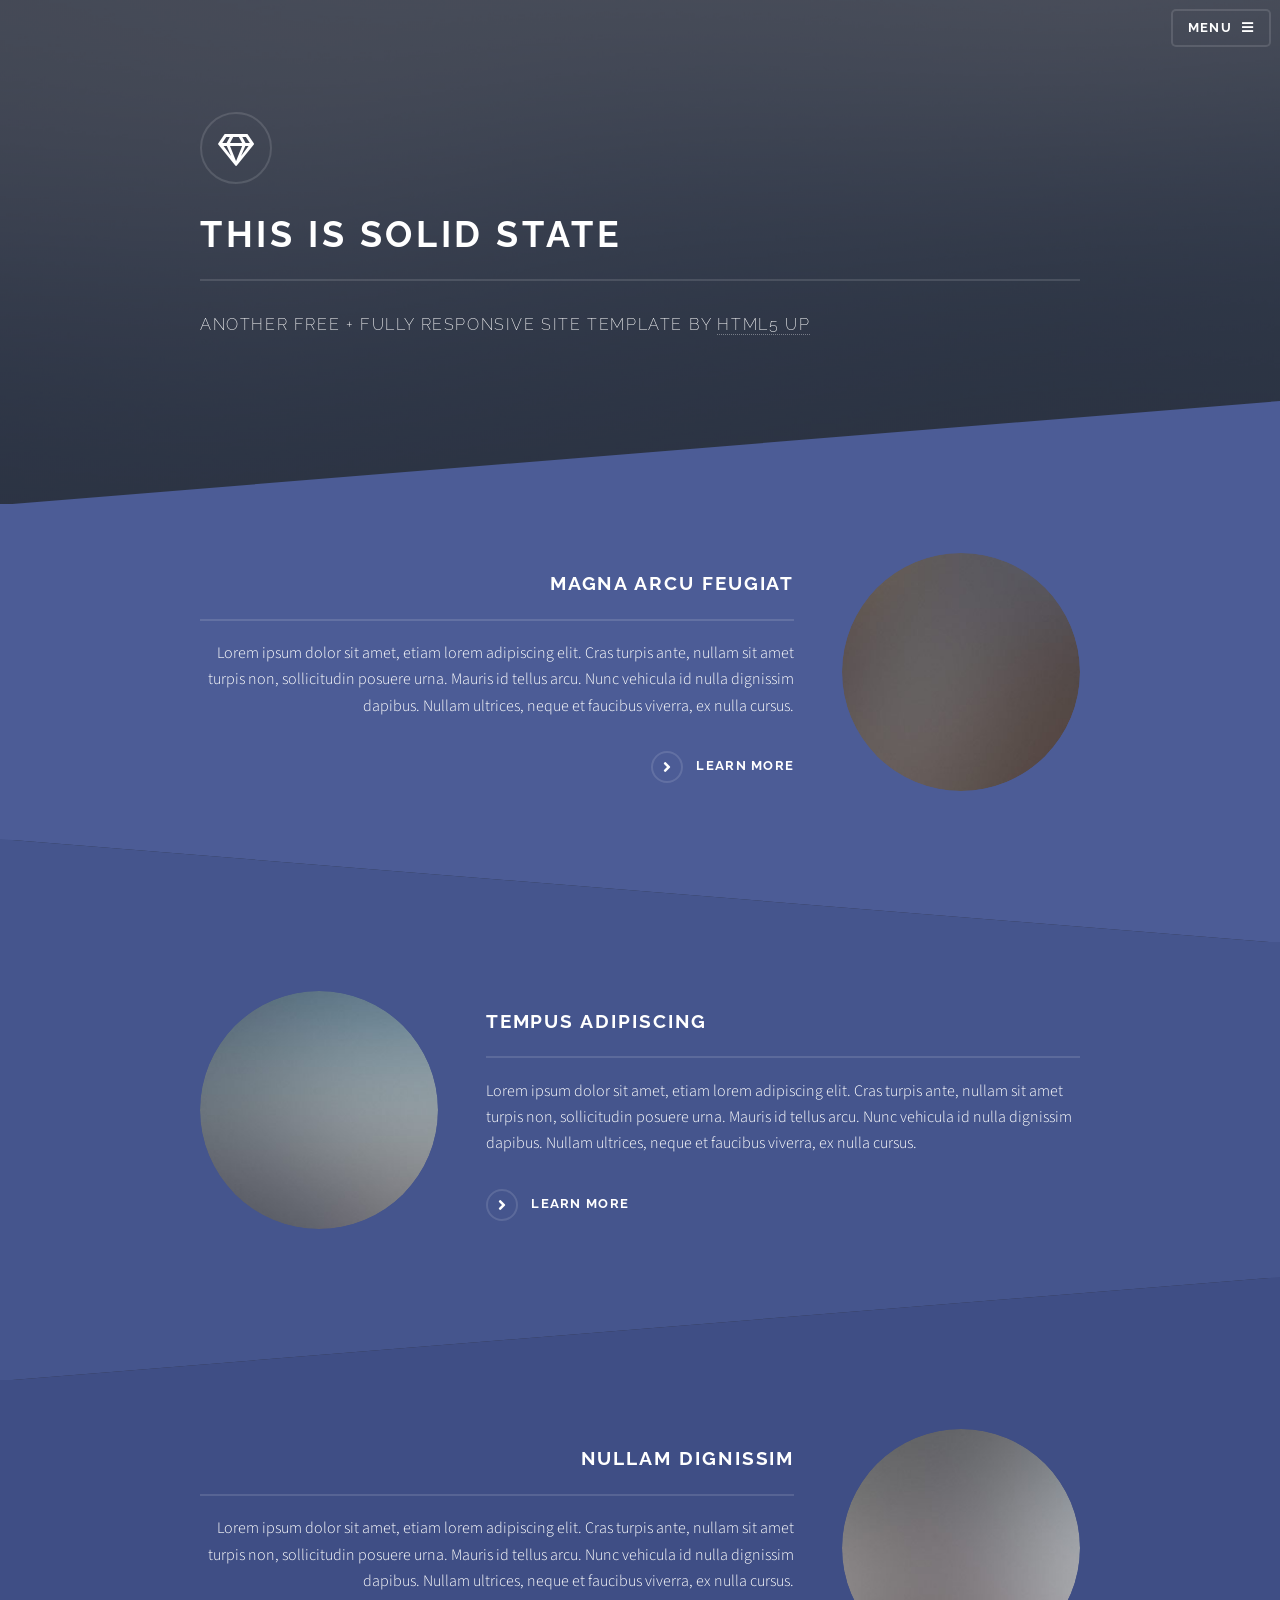
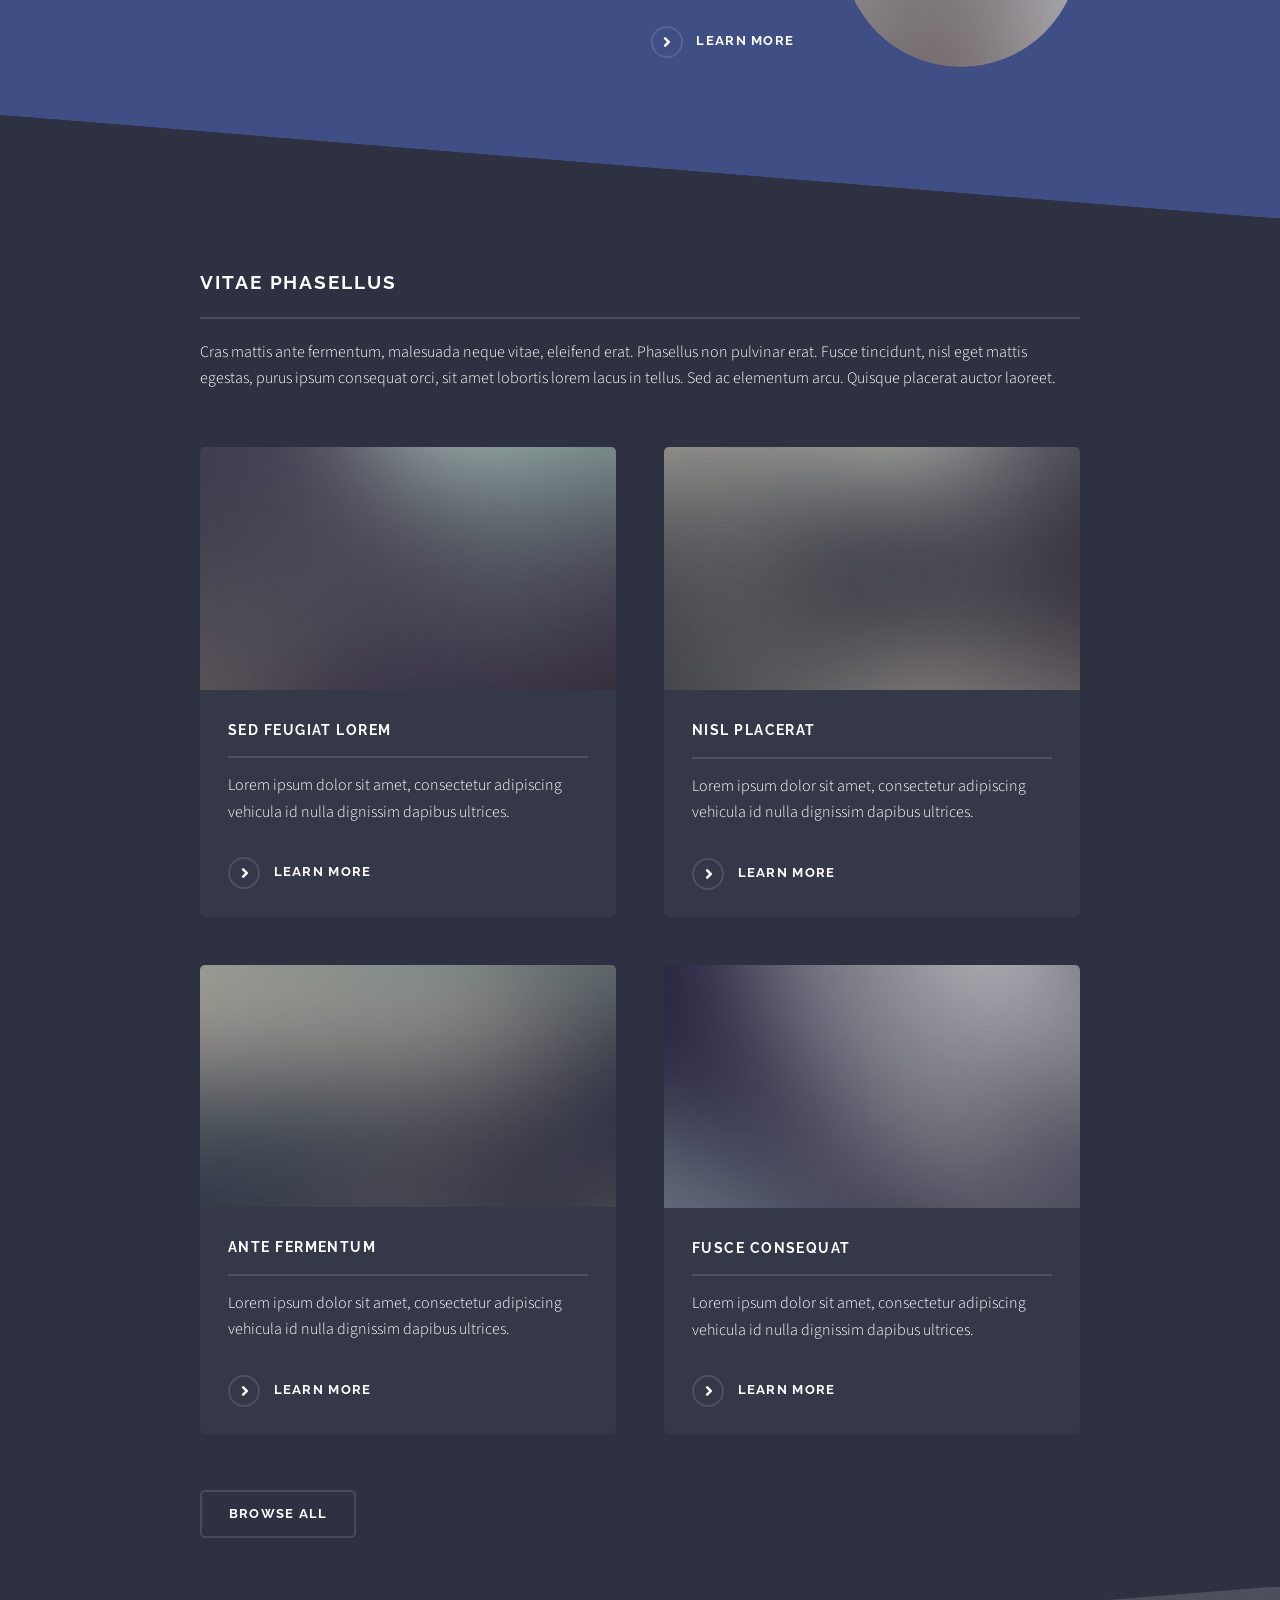
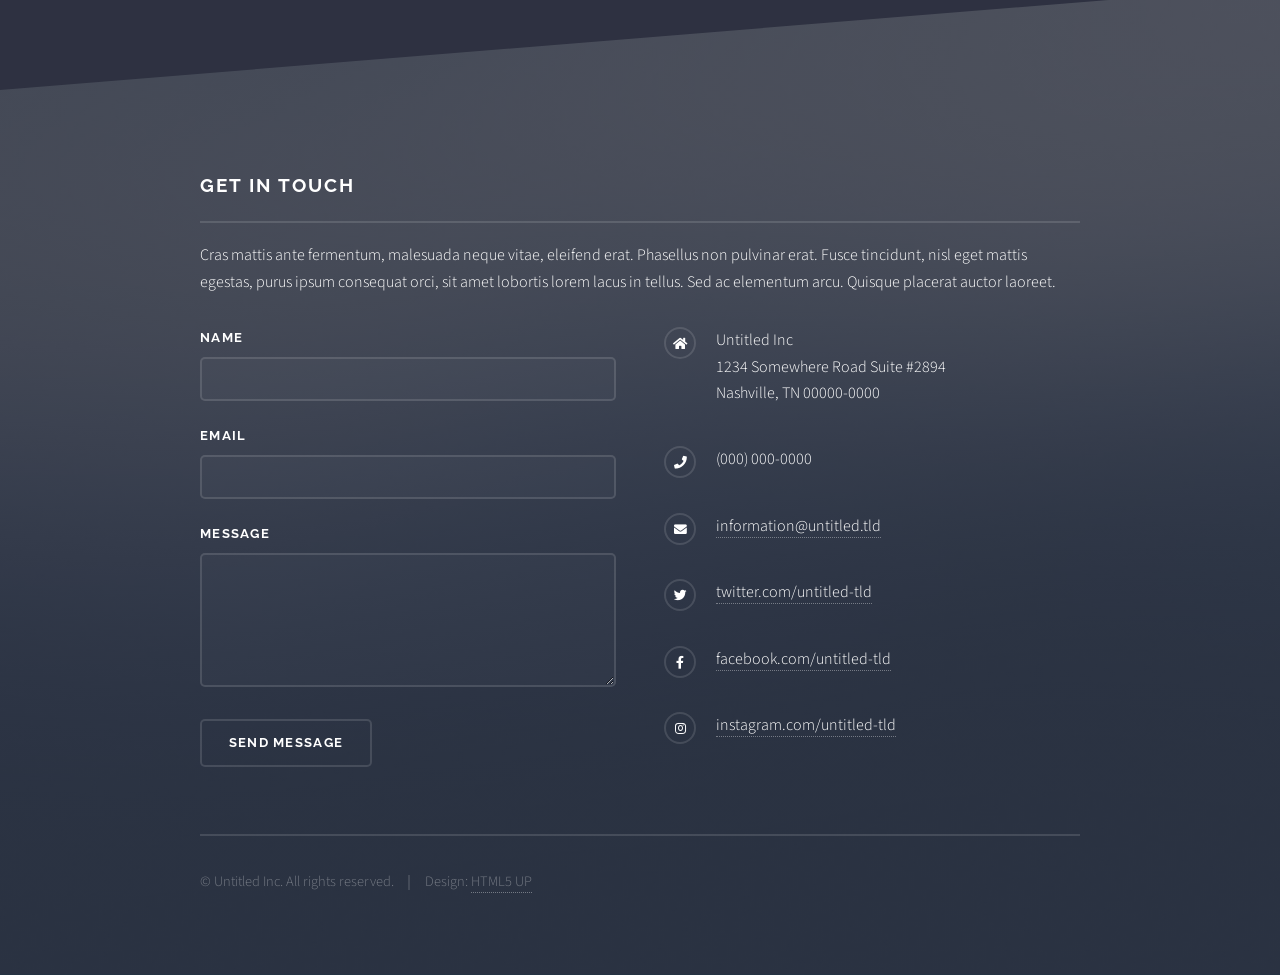
<file: index.html>
<!DOCTYPE HTML>
<!--
	Solid State by HTML5 UP
	html5up.net | @ajlkn
	Free for personal and commercial use under the CCA 3.0 license (html5up.net/license)
-->
<html>
	<head>
		<title>Solid State by HTML5 UP</title>
		<meta charset="utf-8" />
		<meta name="viewport" content="width=device-width, initial-scale=1, user-scalable=no" />
		<link rel="stylesheet" href="assets/css/main.css" />
		<noscript><link rel="stylesheet" href="assets/css/noscript.css" /></noscript>
	</head>
	<body class="is-preload">

		<!-- Page Wrapper -->
			<div id="page-wrapper">

				<!-- Header -->
					<header id="header" class="alt">
						<h1><a href="index.html">Solid State</a></h1>
						<nav>
							<a href="#menu">Menu</a>
						</nav>
					</header>

				<!-- Menu -->
					<nav id="menu">
						<div class="inner">
							<h2>Menu</h2>
							<ul class="links">
								<li><a href="index.html">Home</a></li>
								<li><a href="generic.html">Generic</a></li>
								<li><a href="elements.html">Elements</a></li>
								<li><a href="#">Log In</a></li>
								<li><a href="#">Sign Up</a></li>
							</ul>
							<a href="#" class="close">Close</a>
						</div>
					</nav>

				<!-- Banner -->
					<section id="banner">
						<div class="inner">
							<div class="logo"><span class="icon fa-gem"></span></div>
							<h2>This is Solid State</h2>
							<p>Another free + fully responsive site template by <a href="http://html5up.net">HTML5 UP</a></p>
						</div>
					</section>

				<!-- Wrapper -->
					<section id="wrapper">

						<!-- One -->
							<section id="one" class="wrapper spotlight style1">
								<div class="inner">
									<a href="#" class="image"><img src="images/pic01.jpg" alt="" /></a>
									<div class="content">
										<h2 class="major">Magna arcu feugiat</h2>
										<p>Lorem ipsum dolor sit amet, etiam lorem adipiscing elit. Cras turpis ante, nullam sit amet turpis non, sollicitudin posuere urna. Mauris id tellus arcu. Nunc vehicula id nulla dignissim dapibus. Nullam ultrices, neque et faucibus viverra, ex nulla cursus.</p>
										<a href="#" class="special">Learn more</a>
									</div>
								</div>
							</section>

						<!-- Two -->
							<section id="two" class="wrapper alt spotlight style2">
								<div class="inner">
									<a href="#" class="image"><img src="images/pic02.jpg" alt="" /></a>
									<div class="content">
										<h2 class="major">Tempus adipiscing</h2>
										<p>Lorem ipsum dolor sit amet, etiam lorem adipiscing elit. Cras turpis ante, nullam sit amet turpis non, sollicitudin posuere urna. Mauris id tellus arcu. Nunc vehicula id nulla dignissim dapibus. Nullam ultrices, neque et faucibus viverra, ex nulla cursus.</p>
										<a href="#" class="special">Learn more</a>
									</div>
								</div>
							</section>

						<!-- Three -->
							<section id="three" class="wrapper spotlight style3">
								<div class="inner">
									<a href="#" class="image"><img src="images/pic03.jpg" alt="" /></a>
									<div class="content">
										<h2 class="major">Nullam dignissim</h2>
										<p>Lorem ipsum dolor sit amet, etiam lorem adipiscing elit. Cras turpis ante, nullam sit amet turpis non, sollicitudin posuere urna. Mauris id tellus arcu. Nunc vehicula id nulla dignissim dapibus. Nullam ultrices, neque et faucibus viverra, ex nulla cursus.</p>
										<a href="#" class="special">Learn more</a>
									</div>
								</div>
							</section>

						<!-- Four -->
							<section id="four" class="wrapper alt style1">
								<div class="inner">
									<h2 class="major">Vitae phasellus</h2>
									<p>Cras mattis ante fermentum, malesuada neque vitae, eleifend erat. Phasellus non pulvinar erat. Fusce tincidunt, nisl eget mattis egestas, purus ipsum consequat orci, sit amet lobortis lorem lacus in tellus. Sed ac elementum arcu. Quisque placerat auctor laoreet.</p>
									<section class="features">
										<article>
											<a href="#" class="image"><img src="images/pic04.jpg" alt="" /></a>
											<h3 class="major">Sed feugiat lorem</h3>
											<p>Lorem ipsum dolor sit amet, consectetur adipiscing vehicula id nulla dignissim dapibus ultrices.</p>
											<a href="#" class="special">Learn more</a>
										</article>
										<article>
											<a href="#" class="image"><img src="images/pic05.jpg" alt="" /></a>
											<h3 class="major">Nisl placerat</h3>
											<p>Lorem ipsum dolor sit amet, consectetur adipiscing vehicula id nulla dignissim dapibus ultrices.</p>
											<a href="#" class="special">Learn more</a>
										</article>
										<article>
											<a href="#" class="image"><img src="images/pic06.jpg" alt="" /></a>
											<h3 class="major">Ante fermentum</h3>
											<p>Lorem ipsum dolor sit amet, consectetur adipiscing vehicula id nulla dignissim dapibus ultrices.</p>
											<a href="#" class="special">Learn more</a>
										</article>
										<article>
											<a href="#" class="image"><img src="images/pic07.jpg" alt="" /></a>
											<h3 class="major">Fusce consequat</h3>
											<p>Lorem ipsum dolor sit amet, consectetur adipiscing vehicula id nulla dignissim dapibus ultrices.</p>
											<a href="#" class="special">Learn more</a>
										</article>
									</section>
									<ul class="actions">
										<li><a href="#" class="button">Browse All</a></li>
									</ul>
								</div>
							</section>

					</section>

				<!-- Footer -->
					<section id="footer">
						<div class="inner">
							<h2 class="major">Get in touch</h2>
							<p>Cras mattis ante fermentum, malesuada neque vitae, eleifend erat. Phasellus non pulvinar erat. Fusce tincidunt, nisl eget mattis egestas, purus ipsum consequat orci, sit amet lobortis lorem lacus in tellus. Sed ac elementum arcu. Quisque placerat auctor laoreet.</p>
							<form method="post" action="#">
								<div class="fields">
									<div class="field">
										<label for="name">Name</label>
										<input type="text" name="name" id="name" />
									</div>
									<div class="field">
										<label for="email">Email</label>
										<input type="email" name="email" id="email" />
									</div>
									<div class="field">
										<label for="message">Message</label>
										<textarea name="message" id="message" rows="4"></textarea>
									</div>
								</div>
								<ul class="actions">
									<li><input type="submit" value="Send Message" /></li>
								</ul>
							</form>
							<ul class="contact">
								<li class="icon solid fa-home">
									Untitled Inc<br />
									1234 Somewhere Road Suite #2894<br />
									Nashville, TN 00000-0000
								</li>
								<li class="icon solid fa-phone">(000) 000-0000</li>
								<li class="icon solid fa-envelope"><a href="#">information@untitled.tld</a></li>
								<li class="icon brands fa-twitter"><a href="#">twitter.com/untitled-tld</a></li>
								<li class="icon brands fa-facebook-f"><a href="#">facebook.com/untitled-tld</a></li>
								<li class="icon brands fa-instagram"><a href="#">instagram.com/untitled-tld</a></li>
							</ul>
							<ul class="copyright">
								<li>&copy; Untitled Inc. All rights reserved.</li><li>Design: <a href="http://html5up.net">HTML5 UP</a></li>
							</ul>
						</div>
					</section>

			</div>

		<!-- Scripts -->
			<script src="assets/js/jquery.min.js"></script>
			<script src="assets/js/jquery.scrollex.min.js"></script>
			<script src="assets/js/browser.min.js"></script>
			<script src="assets/js/breakpoints.min.js"></script>
			<script src="assets/js/util.js"></script>
			<script src="assets/js/main.js"></script>

	</body>
</html>
</file>
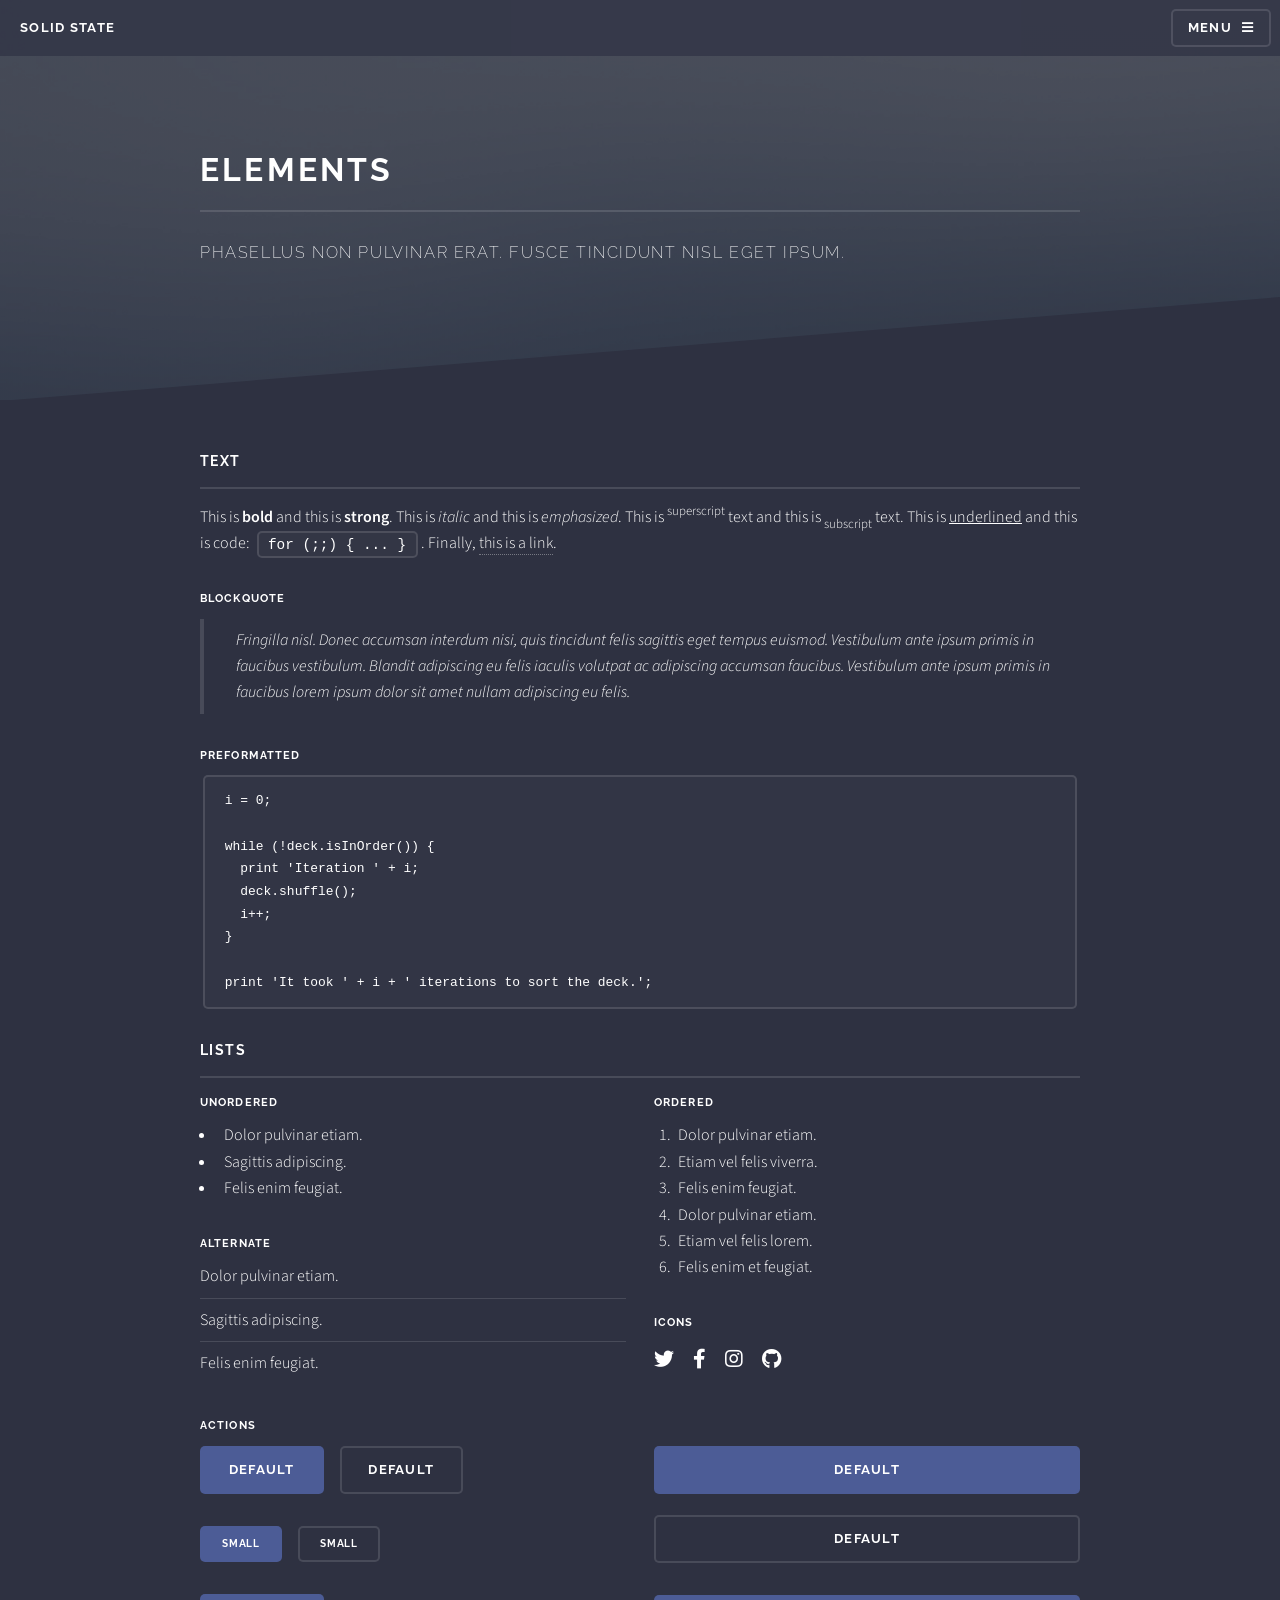
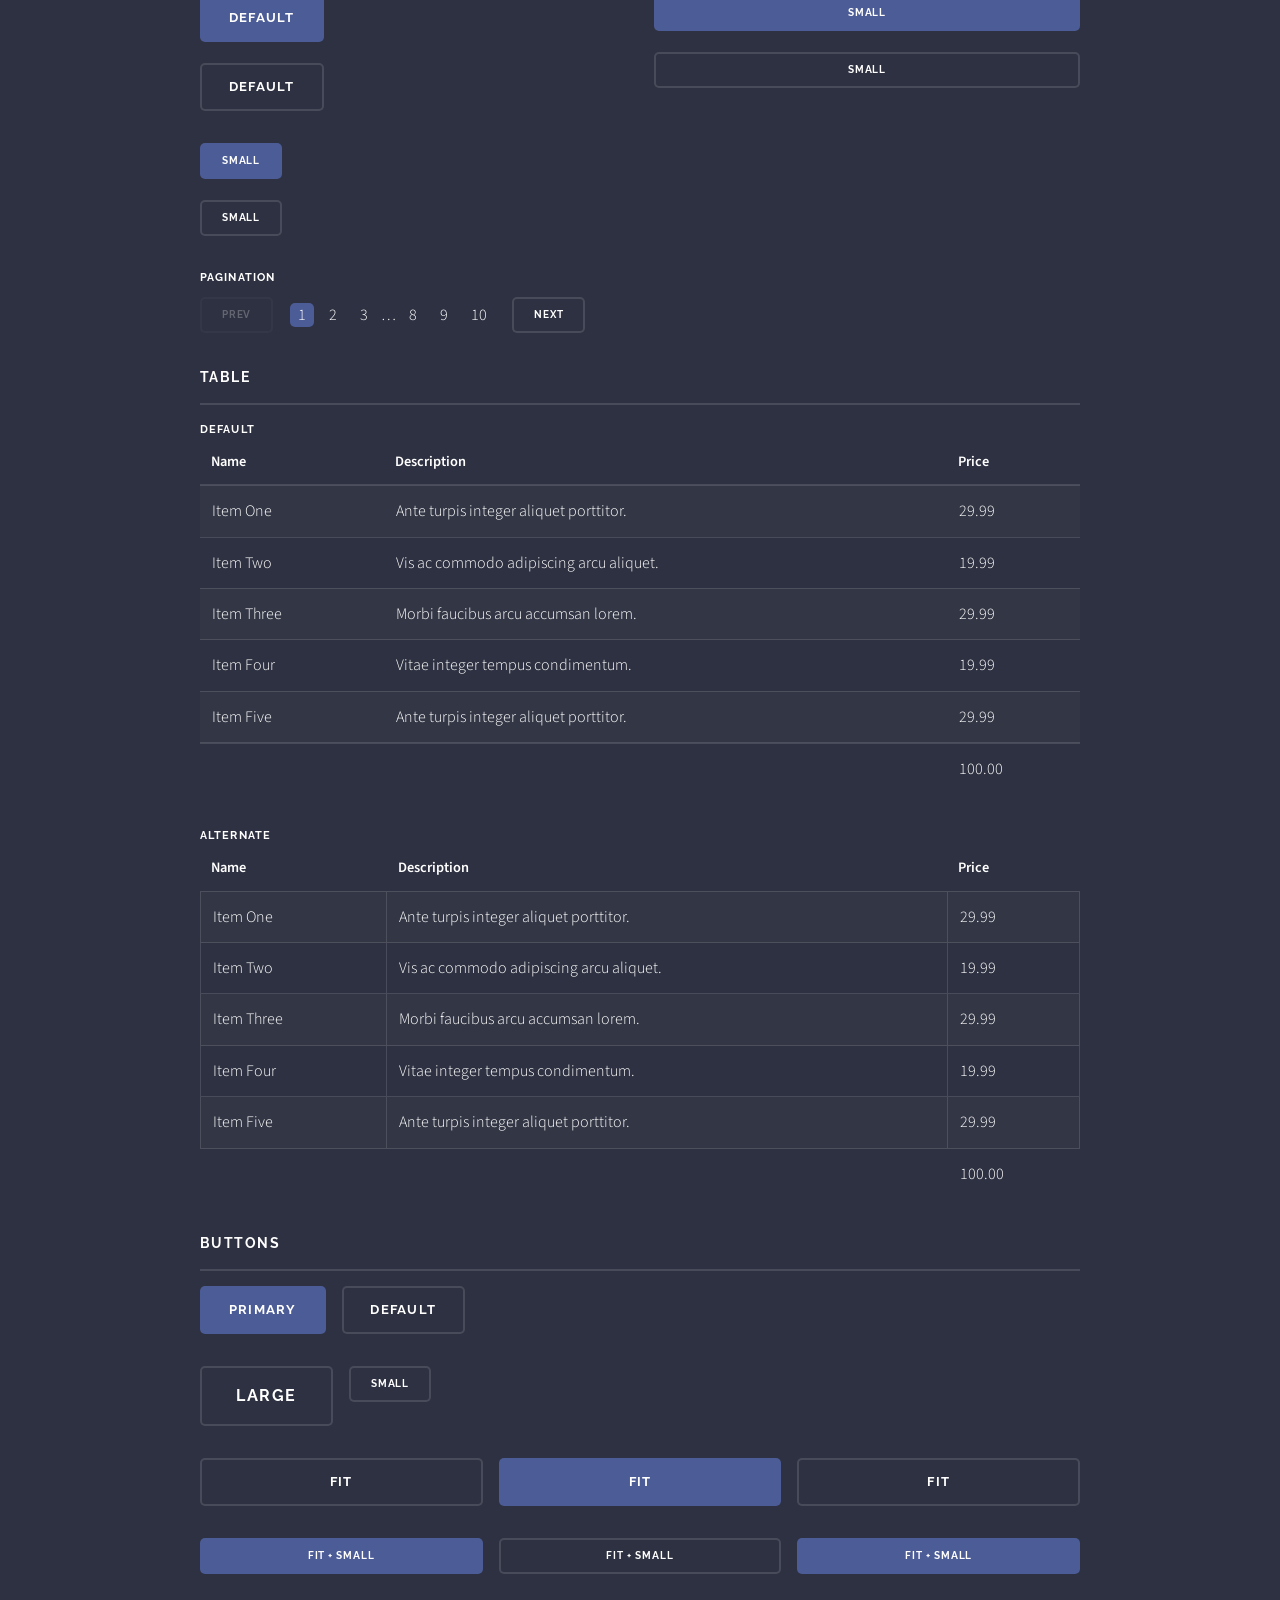
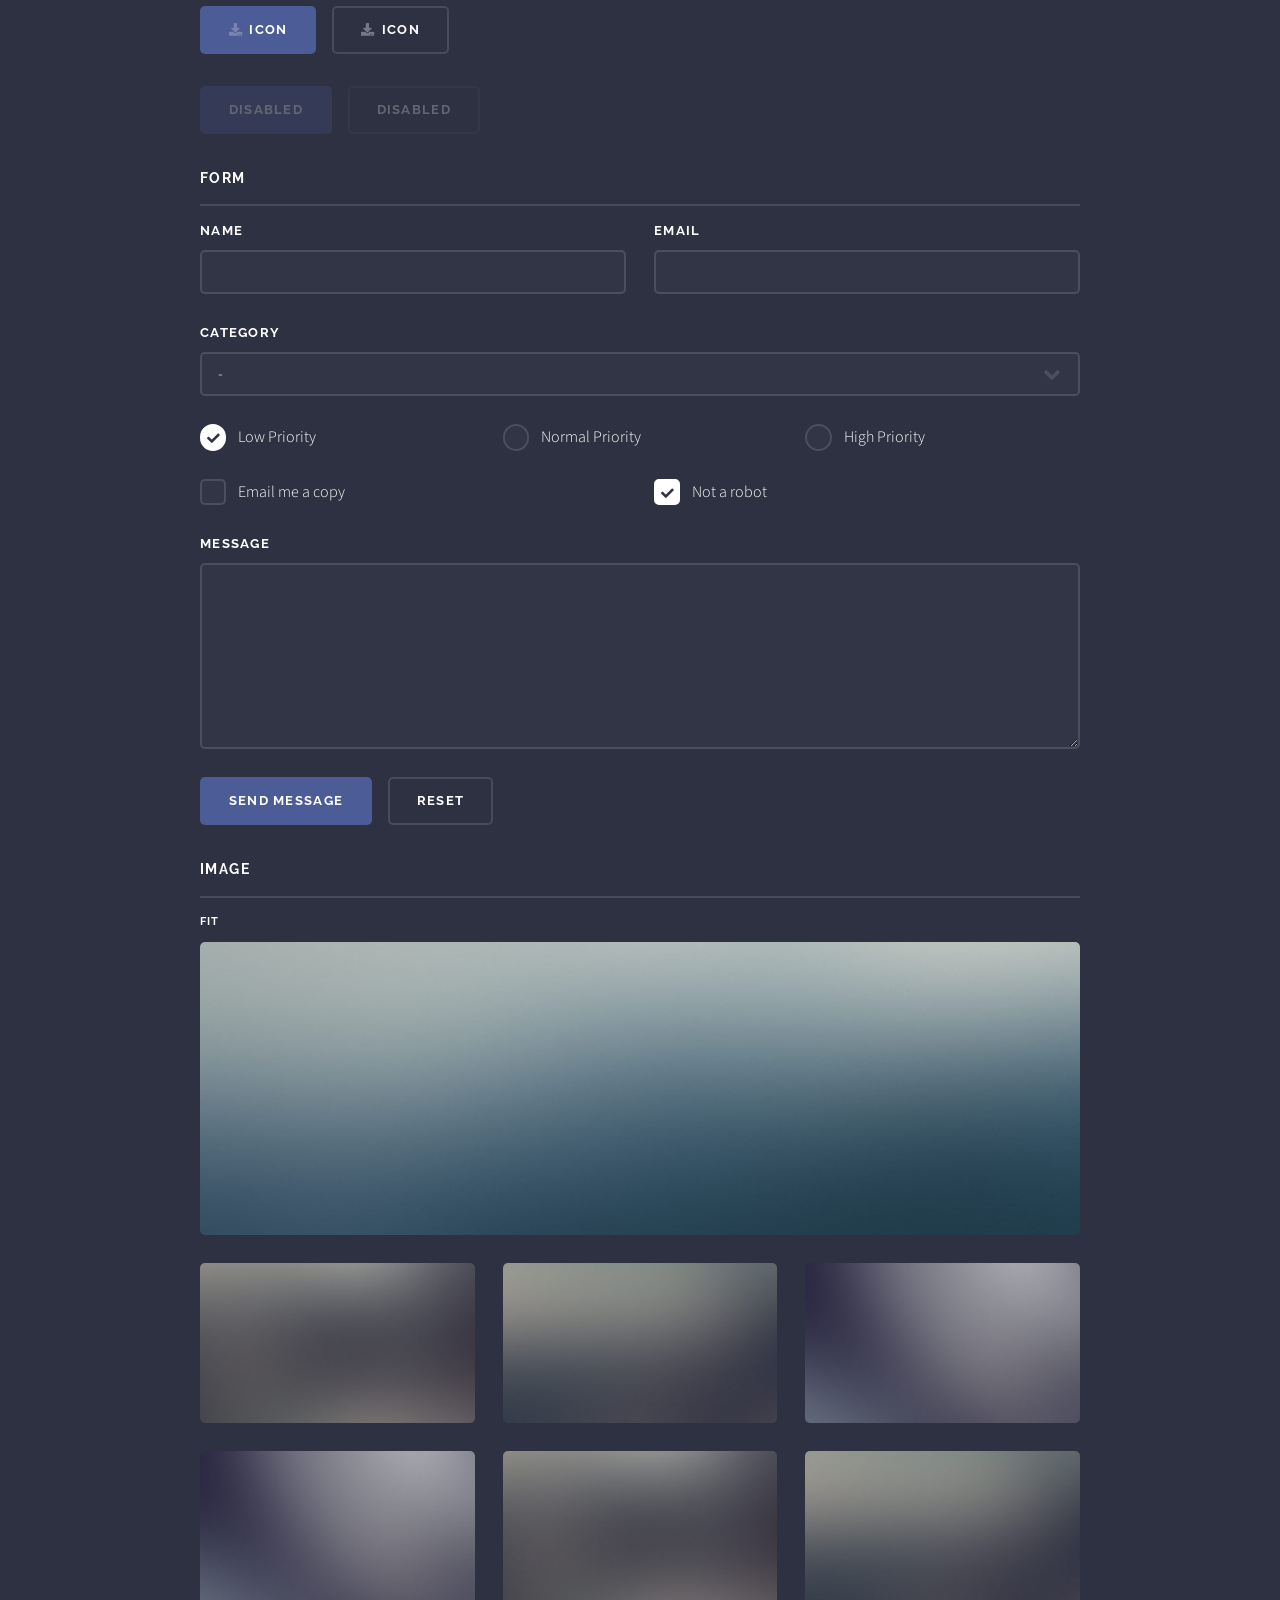
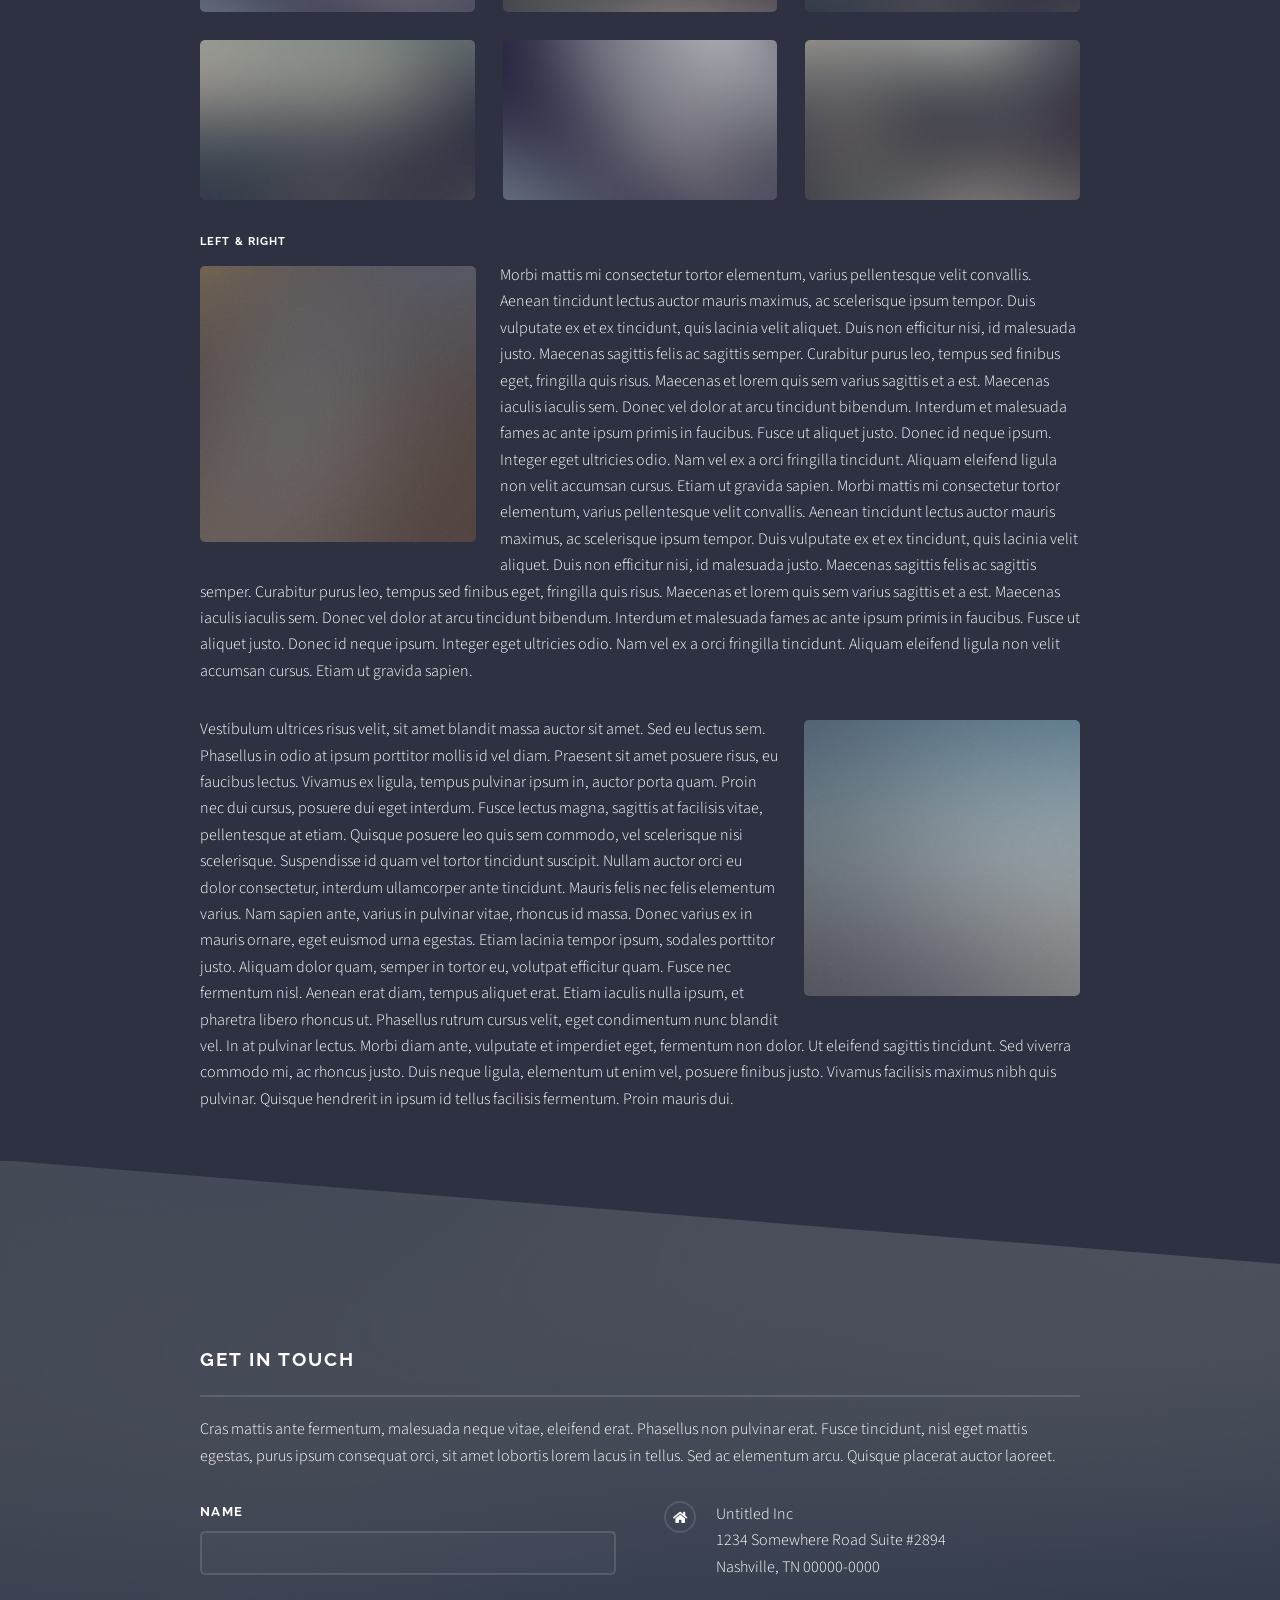
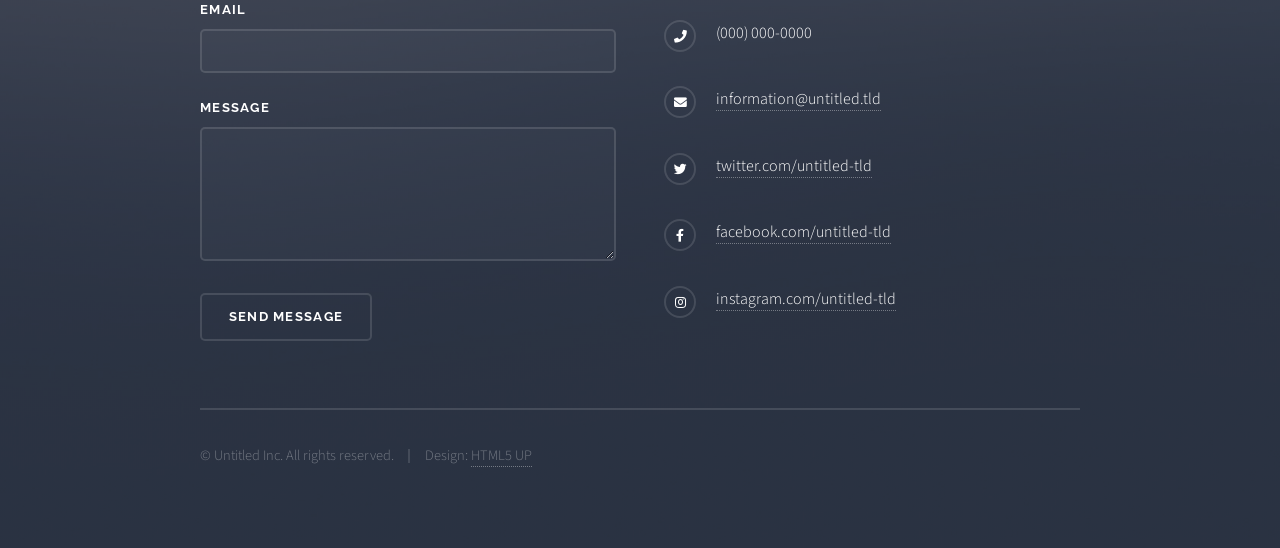
<file: elements.html>
<!DOCTYPE HTML>
<!--
	Solid State by HTML5 UP
	html5up.net | @ajlkn
	Free for personal and commercial use under the CCA 3.0 license (html5up.net/license)
-->
<html>
	<head>
		<title>Elements - Solid State by HTML5 UP</title>
		<meta charset="utf-8" />
		<meta name="viewport" content="width=device-width, initial-scale=1, user-scalable=no" />
		<link rel="stylesheet" href="assets/css/main.css" />
		<noscript><link rel="stylesheet" href="assets/css/noscript.css" /></noscript>
	</head>
	<body class="is-preload">

		<!-- Page Wrapper -->
			<div id="page-wrapper">

				<!-- Header -->
					<header id="header">
						<h1><a href="index.html">Solid State</a></h1>
						<nav>
							<a href="#menu">Menu</a>
						</nav>
					</header>

				<!-- Menu -->
					<nav id="menu">
						<div class="inner">
							<h2>Menu</h2>
							<ul class="links">
								<li><a href="index.html">Home</a></li>
								<li><a href="generic.html">Generic</a></li>
								<li><a href="elements.html">Elements</a></li>
								<li><a href="#">Log In</a></li>
								<li><a href="#">Sign Up</a></li>
							</ul>
							<a href="#" class="close">Close</a>
						</div>
					</nav>

				<!-- Wrapper -->
					<section id="wrapper">
						<header>
							<div class="inner">
								<h2>Elements</h2>
								<p>Phasellus non pulvinar erat. Fusce tincidunt nisl eget ipsum.</p>
							</div>
						</header>

						<!-- Content -->
							<div class="wrapper">
								<div class="inner">

									<section>
										<h3 class="major">Text</h3>
										<p>This is <b>bold</b> and this is <strong>strong</strong>. This is <i>italic</i> and this is <em>emphasized</em>.
										This is <sup>superscript</sup> text and this is <sub>subscript</sub> text.
										This is <u>underlined</u> and this is code: <code>for (;;) { ... }</code>. Finally, <a href="#">this is a link</a>.</p>
										<h4>Blockquote</h4>
										<blockquote>Fringilla nisl. Donec accumsan interdum nisi, quis tincidunt felis sagittis eget tempus euismod. Vestibulum ante ipsum primis in faucibus vestibulum. Blandit adipiscing eu felis iaculis volutpat ac adipiscing accumsan faucibus. Vestibulum ante ipsum primis in faucibus lorem ipsum dolor sit amet nullam adipiscing eu felis.</blockquote>
										<h4>Preformatted</h4>
										<pre><code>i = 0;

while (!deck.isInOrder()) {
  print 'Iteration ' + i;
  deck.shuffle();
  i++;
}

print 'It took ' + i + ' iterations to sort the deck.';</code></pre>
									</section>

									<section>
										<h3 class="major">Lists</h3>
										<div class="row">
											<div class="col-6 col-12-medium">
												<h4>Unordered</h4>
												<ul>
													<li>Dolor pulvinar etiam.</li>
													<li>Sagittis adipiscing.</li>
													<li>Felis enim feugiat.</li>
												</ul>
												<h4>Alternate</h4>
												<ul class="alt">
													<li>Dolor pulvinar etiam.</li>
													<li>Sagittis adipiscing.</li>
													<li>Felis enim feugiat.</li>
												</ul>
											</div>
											<div class="col-6 col-12-medium">
												<h4>Ordered</h4>
												<ol>
													<li>Dolor pulvinar etiam.</li>
													<li>Etiam vel felis viverra.</li>
													<li>Felis enim feugiat.</li>
													<li>Dolor pulvinar etiam.</li>
													<li>Etiam vel felis lorem.</li>
													<li>Felis enim et feugiat.</li>
												</ol>
												<h4>Icons</h4>
												<ul class="icons">
													<li><a href="#" class="icon brands fa-twitter"><span class="label">Twitter</span></a></li>
													<li><a href="#" class="icon brands fa-facebook-f"><span class="label">Facebook</span></a></li>
													<li><a href="#" class="icon brands fa-instagram"><span class="label">Instagram</span></a></li>
													<li><a href="#" class="icon brands fa-github"><span class="label">Github</span></a></li>
												</ul>
											</div>
										</div>
										<h4>Actions</h4>
										<div class="row">
											<div class="col-6 col-12-medium">
												<ul class="actions">
													<li><a href="#" class="button primary">Default</a></li>
													<li><a href="#" class="button">Default</a></li>
												</ul>
												<ul class="actions small">
													<li><a href="#" class="button primary small">Small</a></li>
													<li><a href="#" class="button small">Small</a></li>
												</ul>
												<ul class="actions stacked">
													<li><a href="#" class="button primary">Default</a></li>
													<li><a href="#" class="button">Default</a></li>
												</ul>
												<ul class="actions stacked small">
													<li><a href="#" class="button primary small">Small</a></li>
													<li><a href="#" class="button small">Small</a></li>
												</ul>
											</div>
											<div class="col-6 col-12-medium">
												<ul class="actions stacked">
													<li><a href="#" class="button primary fit">Default</a></li>
													<li><a href="#" class="button fit">Default</a></li>
												</ul>
												<ul class="actions stacked small">
													<li><a href="#" class="button primary small fit">Small</a></li>
													<li><a href="#" class="button small fit">Small</a></li>
												</ul>
											</div>
										</div>
										<h4>Pagination</h4>
										<ul class="pagination">
											<li><span class="button small disabled">Prev</span></li>
											<li><a href="#" class="page active">1</a></li>
											<li><a href="#" class="page">2</a></li>
											<li><a href="#" class="page">3</a></li>
											<li><span>&hellip;</span></li>
											<li><a href="#" class="page">8</a></li>
											<li><a href="#" class="page">9</a></li>
											<li><a href="#" class="page">10</a></li>
											<li><a href="#" class="button small">Next</a></li>
										</ul>
									</section>

									<section>
										<h3 class="major">Table</h3>
										<h4>Default</h4>
										<div class="table-wrapper">
											<table>
												<thead>
													<tr>
														<th>Name</th>
														<th>Description</th>
														<th>Price</th>
													</tr>
												</thead>
												<tbody>
													<tr>
														<td>Item One</td>
														<td>Ante turpis integer aliquet porttitor.</td>
														<td>29.99</td>
													</tr>
													<tr>
														<td>Item Two</td>
														<td>Vis ac commodo adipiscing arcu aliquet.</td>
														<td>19.99</td>
													</tr>
													<tr>
														<td>Item Three</td>
														<td> Morbi faucibus arcu accumsan lorem.</td>
														<td>29.99</td>
													</tr>
													<tr>
														<td>Item Four</td>
														<td>Vitae integer tempus condimentum.</td>
														<td>19.99</td>
													</tr>
													<tr>
														<td>Item Five</td>
														<td>Ante turpis integer aliquet porttitor.</td>
														<td>29.99</td>
													</tr>
												</tbody>
												<tfoot>
													<tr>
														<td colspan="2"></td>
														<td>100.00</td>
													</tr>
												</tfoot>
											</table>
										</div>

										<h4>Alternate</h4>
										<div class="table-wrapper">
											<table class="alt">
												<thead>
													<tr>
														<th>Name</th>
														<th>Description</th>
														<th>Price</th>
													</tr>
												</thead>
												<tbody>
													<tr>
														<td>Item One</td>
														<td>Ante turpis integer aliquet porttitor.</td>
														<td>29.99</td>
													</tr>
													<tr>
														<td>Item Two</td>
														<td>Vis ac commodo adipiscing arcu aliquet.</td>
														<td>19.99</td>
													</tr>
													<tr>
														<td>Item Three</td>
														<td> Morbi faucibus arcu accumsan lorem.</td>
														<td>29.99</td>
													</tr>
													<tr>
														<td>Item Four</td>
														<td>Vitae integer tempus condimentum.</td>
														<td>19.99</td>
													</tr>
													<tr>
														<td>Item Five</td>
														<td>Ante turpis integer aliquet porttitor.</td>
														<td>29.99</td>
													</tr>
												</tbody>
												<tfoot>
													<tr>
														<td colspan="2"></td>
														<td>100.00</td>
													</tr>
												</tfoot>
											</table>
										</div>
									</section>

									<section>
										<h3 class="major">Buttons</h3>
										<ul class="actions">
											<li><a href="#" class="button primary">Primary</a></li>
											<li><a href="#" class="button">Default</a></li>
										</ul>
										<ul class="actions">
											<li><a href="#" class="button large">Large</a></li>
											<li><a href="#" class="button small">Small</a></li>
										</ul>
										<ul class="actions fit">
											<li><a href="#" class="button fit">Fit</a></li>
											<li><a href="#" class="button primary fit">Fit</a></li>
											<li><a href="#" class="button fit">Fit</a></li>
										</ul>
										<ul class="actions fit small">
											<li><a href="#" class="button primary fit small">Fit + Small</a></li>
											<li><a href="#" class="button fit small">Fit + Small</a></li>
											<li><a href="#" class="button primary fit small">Fit + Small</a></li>
										</ul>
										<ul class="actions">
											<li><a href="#" class="button primary icon solid fa-download">Icon</a></li>
											<li><a href="#" class="button icon solid fa-download">Icon</a></li>
										</ul>
										<ul class="actions">
											<li><span class="button primary disabled">Disabled</span></li>
											<li><span class="button disabled">Disabled</span></li>
										</ul>
									</section>

									<section>
										<h3 class="major">Form</h3>
										<form method="post" action="#">
											<div class="row gtr-uniform">
												<div class="col-6 col-12-xsmall">
													<label for="demo-name">Name</label>
													<input type="text" name="demo-name" id="demo-name" value="" />
												</div>
												<div class="col-6 col-12-xsmall">
													<label for="demo-email">Email</label>
													<input type="email" name="demo-email" id="demo-email" value="" />
												</div>
												<div class="col-12">
													<label for="demo-category">Category</label>
													<select name="demo-category" id="demo-category">
														<option value="">-</option>
														<option value="1">Manufacturing</option>
														<option value="1">Shipping</option>
														<option value="1">Administration</option>
														<option value="1">Human Resources</option>
													</select>
												</div>
												<div class="col-4 col-12-small">
													<input type="radio" id="demo-priority-low" name="demo-priority" checked>
													<label for="demo-priority-low">Low Priority</label>
												</div>
												<div class="col-4 col-12-small">
													<input type="radio" id="demo-priority-normal" name="demo-priority">
													<label for="demo-priority-normal">Normal Priority</label>
												</div>
												<div class="col-4 col-12-small">
													<input type="radio" id="demo-priority-high" name="demo-priority">
													<label for="demo-priority-high">High Priority</label>
												</div>
												<div class="col-6 col-12-small">
													<input type="checkbox" id="demo-copy" name="demo-copy">
													<label for="demo-copy">Email me a copy</label>
												</div>
												<div class="col-6 col-12-small">
													<input type="checkbox" id="demo-human" name="demo-human" checked>
													<label for="demo-human">Not a robot</label>
												</div>
												<div class="col-12">
													<label for="demo-message">Message</label>
													<textarea name="demo-message" id="demo-message" rows="6"></textarea>
												</div>
												<div class="col-12">
													<ul class="actions">
														<li><input type="submit" value="Send Message" class="primary" /></li>
														<li><input type="reset" value="Reset" /></li>
													</ul>
												</div>
											</div>
										</form>
									</section>

									<section>
										<h3 class="major">Image</h3>
										<h4>Fit</h4>
										<div class="box alt">
											<div class="row gtr-uniform">
												<div class="col-12"><span class="image fit"><img src="images/pic08.jpg" alt="" /></span></div>
												<div class="col-4"><span class="image fit"><img src="images/pic05.jpg" alt="" /></span></div>
												<div class="col-4"><span class="image fit"><img src="images/pic06.jpg" alt="" /></span></div>
												<div class="col-4"><span class="image fit"><img src="images/pic07.jpg" alt="" /></span></div>
												<div class="col-4"><span class="image fit"><img src="images/pic07.jpg" alt="" /></span></div>
												<div class="col-4"><span class="image fit"><img src="images/pic05.jpg" alt="" /></span></div>
												<div class="col-4"><span class="image fit"><img src="images/pic06.jpg" alt="" /></span></div>
												<div class="col-4"><span class="image fit"><img src="images/pic06.jpg" alt="" /></span></div>
												<div class="col-4"><span class="image fit"><img src="images/pic07.jpg" alt="" /></span></div>
												<div class="col-4"><span class="image fit"><img src="images/pic05.jpg" alt="" /></span></div>
											</div>
										</div>
										<h4>Left &amp; Right</h4>
										<p><span class="image left"><img src="images/pic01.jpg" alt="" /></span>Morbi mattis mi consectetur tortor elementum, varius pellentesque velit convallis. Aenean tincidunt lectus auctor mauris maximus, ac scelerisque ipsum tempor. Duis vulputate ex et ex tincidunt, quis lacinia velit aliquet. Duis non efficitur nisi, id malesuada justo. Maecenas sagittis felis ac sagittis semper. Curabitur purus leo, tempus sed finibus eget, fringilla quis risus. Maecenas et lorem quis sem varius sagittis et a est. Maecenas iaculis iaculis sem. Donec vel dolor at arcu tincidunt bibendum. Interdum et malesuada fames ac ante ipsum primis in faucibus. Fusce ut aliquet justo. Donec id neque ipsum. Integer eget ultricies odio. Nam vel ex a orci fringilla tincidunt. Aliquam eleifend ligula non velit accumsan cursus. Etiam ut gravida sapien. Morbi mattis mi consectetur tortor elementum, varius pellentesque velit convallis. Aenean tincidunt lectus auctor mauris maximus, ac scelerisque ipsum tempor. Duis vulputate ex et ex tincidunt, quis lacinia velit aliquet. Duis non efficitur nisi, id malesuada justo. Maecenas sagittis felis ac sagittis semper. Curabitur purus leo, tempus sed finibus eget, fringilla quis risus. Maecenas et lorem quis sem varius sagittis et a est. Maecenas iaculis iaculis sem. Donec vel dolor at arcu tincidunt bibendum. Interdum et malesuada fames ac ante ipsum primis in faucibus. Fusce ut aliquet justo. Donec id neque ipsum. Integer eget ultricies odio. Nam vel ex a orci fringilla tincidunt. Aliquam eleifend ligula non velit accumsan cursus. Etiam ut gravida sapien.</p>
										<p><span class="image right"><img src="images/pic02.jpg" alt="" /></span>Vestibulum ultrices risus velit, sit amet blandit massa auctor sit amet. Sed eu lectus sem. Phasellus in odio at ipsum porttitor mollis id vel diam. Praesent sit amet posuere risus, eu faucibus lectus. Vivamus ex ligula, tempus pulvinar ipsum in, auctor porta quam. Proin nec dui cursus, posuere dui eget interdum. Fusce lectus magna, sagittis at facilisis vitae, pellentesque at etiam. Quisque posuere leo quis sem commodo, vel scelerisque nisi scelerisque. Suspendisse id quam vel tortor tincidunt suscipit. Nullam auctor orci eu dolor consectetur, interdum ullamcorper ante tincidunt. Mauris felis nec felis elementum varius. Nam sapien ante, varius in pulvinar vitae, rhoncus id massa. Donec varius ex in mauris ornare, eget euismod urna egestas. Etiam lacinia tempor ipsum, sodales porttitor justo. Aliquam dolor quam, semper in tortor eu, volutpat efficitur quam. Fusce nec fermentum nisl. Aenean erat diam, tempus aliquet erat. Etiam iaculis nulla ipsum, et pharetra libero rhoncus ut. Phasellus rutrum cursus velit, eget condimentum nunc blandit vel. In at pulvinar lectus. Morbi diam ante, vulputate et imperdiet eget, fermentum non dolor. Ut eleifend sagittis tincidunt. Sed viverra commodo mi, ac rhoncus justo. Duis neque ligula, elementum ut enim vel, posuere finibus justo. Vivamus facilisis maximus nibh quis pulvinar. Quisque hendrerit in ipsum id tellus facilisis fermentum. Proin mauris dui.</p>
									</section>

								</div>
							</div>

					</section>

				<!-- Footer -->
					<section id="footer">
						<div class="inner">
							<h2 class="major">Get in touch</h2>
							<p>Cras mattis ante fermentum, malesuada neque vitae, eleifend erat. Phasellus non pulvinar erat. Fusce tincidunt, nisl eget mattis egestas, purus ipsum consequat orci, sit amet lobortis lorem lacus in tellus. Sed ac elementum arcu. Quisque placerat auctor laoreet.</p>
							<form method="post" action="#">
								<div class="fields">
									<div class="field">
										<label for="name">Name</label>
										<input type="text" name="name" id="name" />
									</div>
									<div class="field">
										<label for="email">Email</label>
										<input type="email" name="email" id="email" />
									</div>
									<div class="field">
										<label for="message">Message</label>
										<textarea name="message" id="message" rows="4"></textarea>
									</div>
								</div>
								<ul class="actions">
									<li><input type="submit" value="Send Message" /></li>
								</ul>
							</form>
							<ul class="contact">
								<li class="icon solid fa-home">
									Untitled Inc<br />
									1234 Somewhere Road Suite #2894<br />
									Nashville, TN 00000-0000
								</li>
								<li class="icon solid fa-phone">(000) 000-0000</li>
								<li class="icon solid fa-envelope"><a href="#">information@untitled.tld</a></li>
								<li class="icon brands fa-twitter"><a href="#">twitter.com/untitled-tld</a></li>
								<li class="icon brands fa-facebook-f"><a href="#">facebook.com/untitled-tld</a></li>
								<li class="icon brands fa-instagram"><a href="#">instagram.com/untitled-tld</a></li>
							</ul>
							<ul class="copyright">
								<li>&copy; Untitled Inc. All rights reserved.</li><li>Design: <a href="http://html5up.net">HTML5 UP</a></li>
							</ul>
						</div>
					</section>

			</div>

		<!-- Scripts -->
			<script src="assets/js/jquery.min.js"></script>
			<script src="assets/js/jquery.scrollex.min.js"></script>
			<script src="assets/js/browser.min.js"></script>
			<script src="assets/js/breakpoints.min.js"></script>
			<script src="assets/js/util.js"></script>
			<script src="assets/js/main.js"></script>

	</body>
</html>
</file>
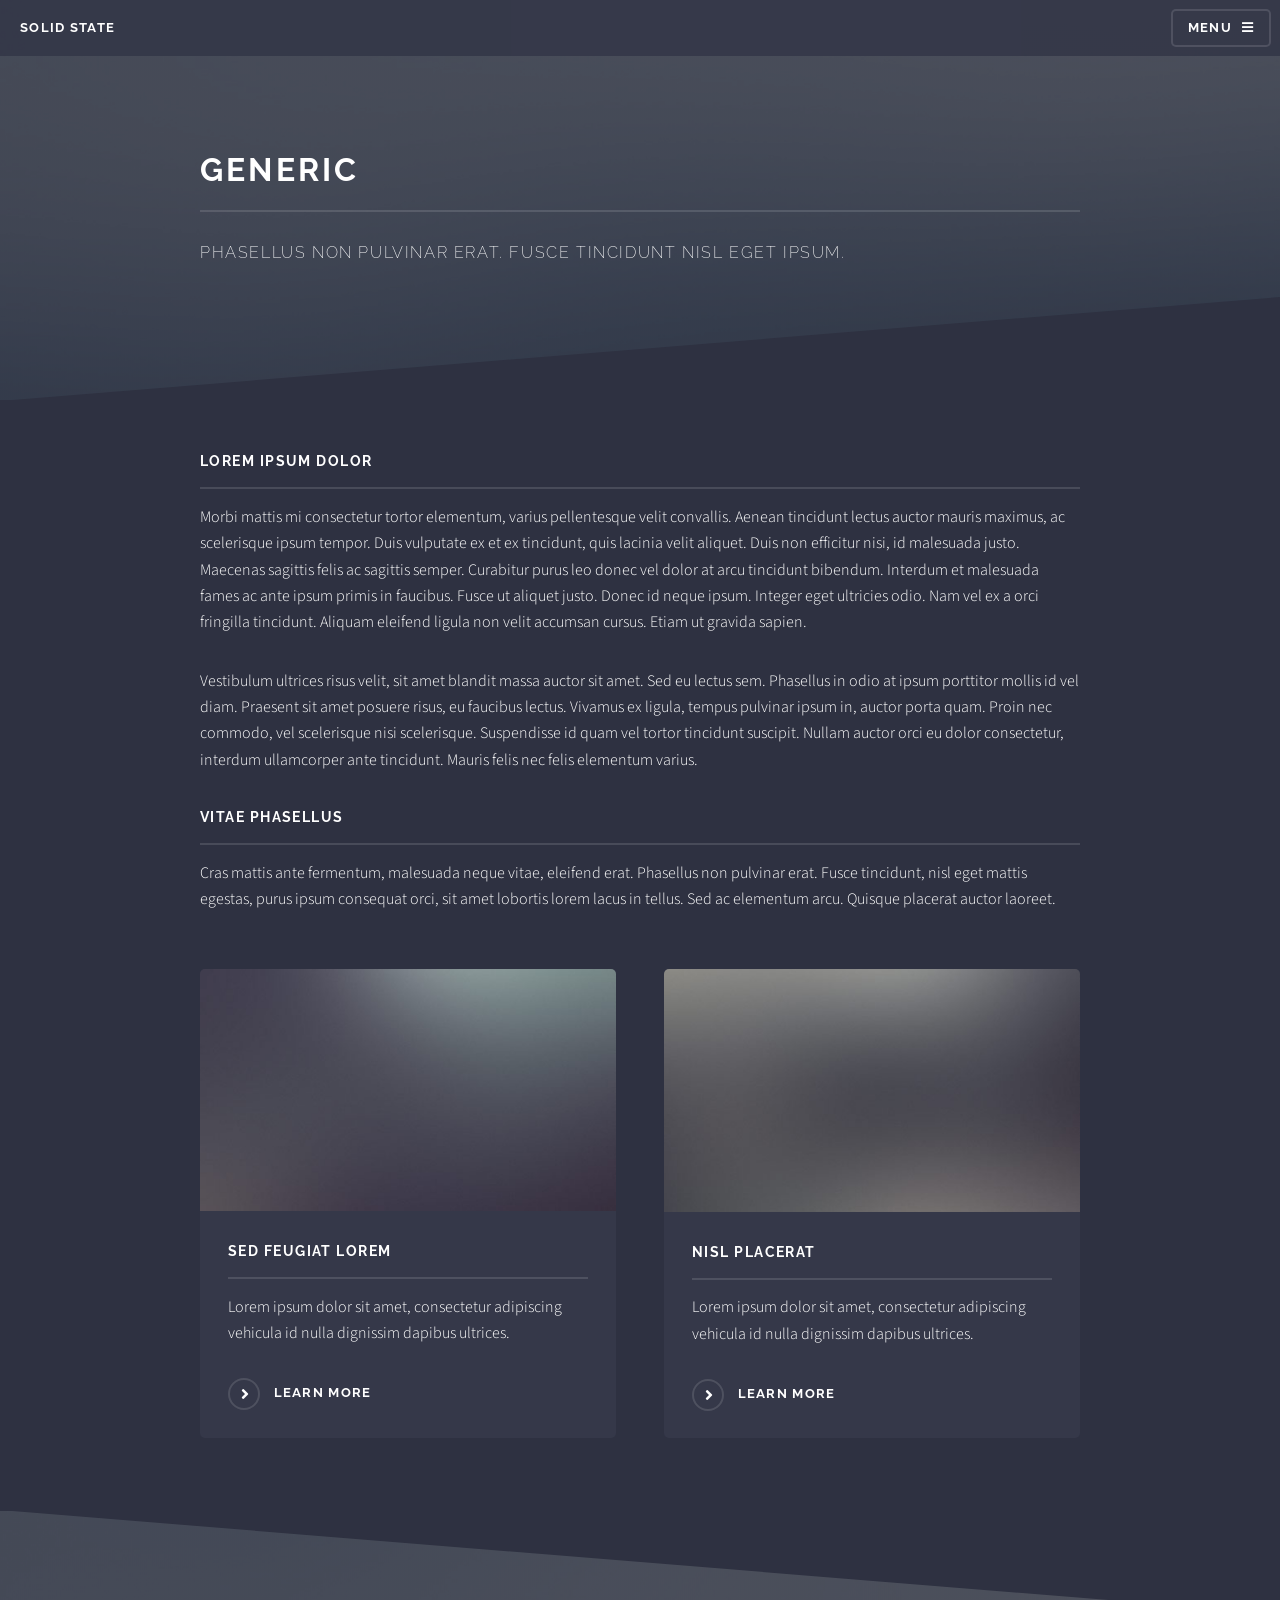
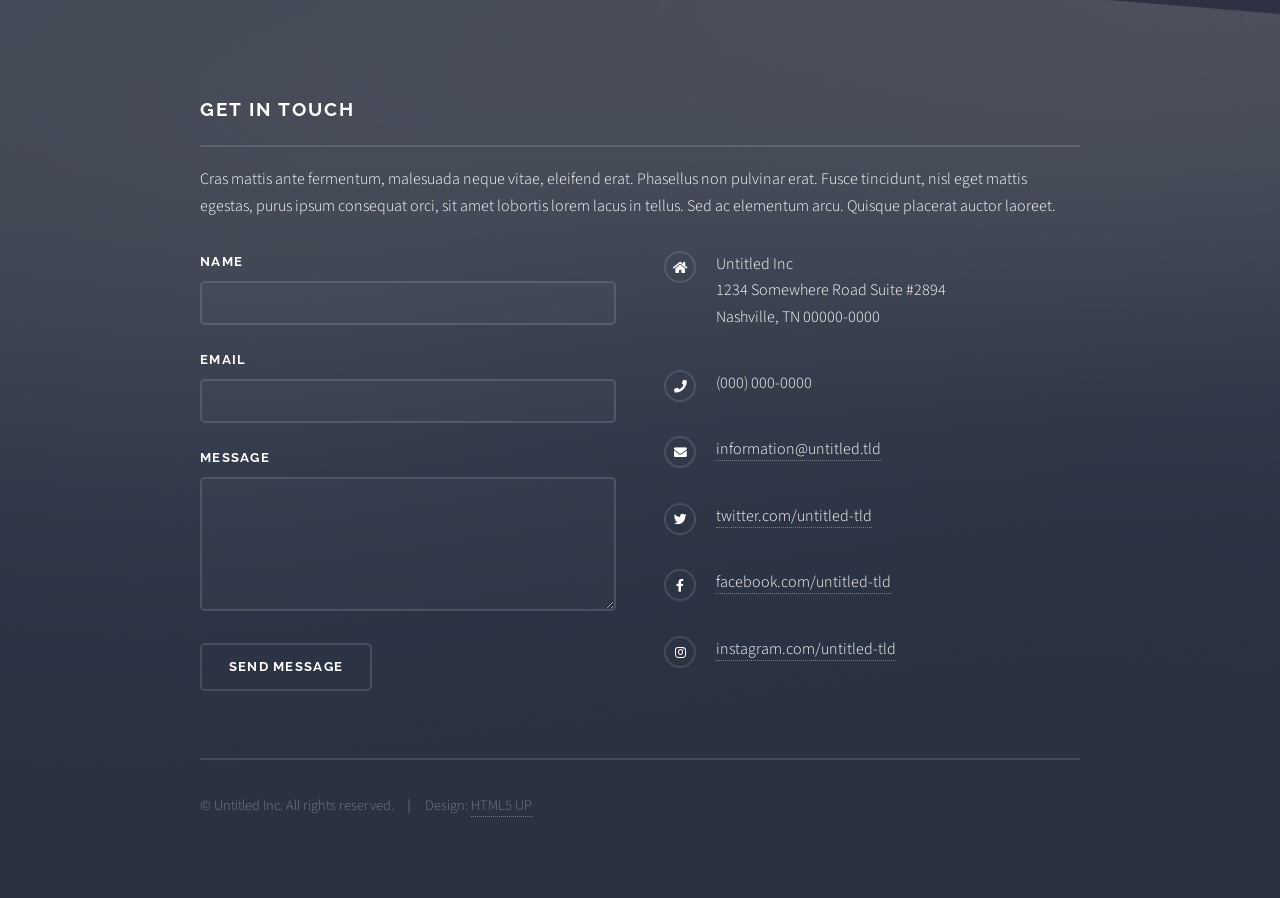
<file: generic.html>
<!DOCTYPE HTML>
<!--
	Solid State by HTML5 UP
	html5up.net | @ajlkn
	Free for personal and commercial use under the CCA 3.0 license (html5up.net/license)
-->
<html>
	<head>
		<title>Generic - Solid State by HTML5 UP</title>
		<meta charset="utf-8" />
		<meta name="viewport" content="width=device-width, initial-scale=1, user-scalable=no" />
		<link rel="stylesheet" href="assets/css/main.css" />
		<noscript><link rel="stylesheet" href="assets/css/noscript.css" /></noscript>
	</head>
	<body class="is-preload">

		<!-- Page Wrapper -->
			<div id="page-wrapper">

				<!-- Header -->
					<header id="header">
						<h1><a href="index.html">Solid State</a></h1>
						<nav>
							<a href="#menu">Menu</a>
						</nav>
					</header>

				<!-- Menu -->
					<nav id="menu">
						<div class="inner">
							<h2>Menu</h2>
							<ul class="links">
								<li><a href="index.html">Home</a></li>
								<li><a href="generic.html">Generic</a></li>
								<li><a href="elements.html">Elements</a></li>
								<li><a href="#">Log In</a></li>
								<li><a href="#">Sign Up</a></li>
							</ul>
							<a href="#" class="close">Close</a>
						</div>
					</nav>

				<!-- Wrapper -->
					<section id="wrapper">
						<header>
							<div class="inner">
								<h2>Generic</h2>
								<p>Phasellus non pulvinar erat. Fusce tincidunt nisl eget ipsum.</p>
							</div>
						</header>

						<!-- Content -->
							<div class="wrapper">
								<div class="inner">

									<h3 class="major">Lorem ipsum dolor</h3>
									<p>Morbi mattis mi consectetur tortor elementum, varius pellentesque velit convallis. Aenean tincidunt lectus auctor mauris maximus, ac scelerisque ipsum tempor. Duis vulputate ex et ex tincidunt, quis lacinia velit aliquet. Duis non efficitur nisi, id malesuada justo. Maecenas sagittis felis ac sagittis semper. Curabitur purus leo donec vel dolor at arcu tincidunt bibendum. Interdum et malesuada fames ac ante ipsum primis in faucibus. Fusce ut aliquet justo. Donec id neque ipsum. Integer eget ultricies odio. Nam vel ex a orci fringilla tincidunt. Aliquam eleifend ligula non velit accumsan cursus. Etiam ut gravida sapien.</p>

									<p>Vestibulum ultrices risus velit, sit amet blandit massa auctor sit amet. Sed eu lectus sem. Phasellus in odio at ipsum porttitor mollis id vel diam. Praesent sit amet posuere risus, eu faucibus lectus. Vivamus ex ligula, tempus pulvinar ipsum in, auctor porta quam. Proin nec commodo, vel scelerisque nisi scelerisque. Suspendisse id quam vel tortor tincidunt suscipit. Nullam auctor orci eu dolor consectetur, interdum ullamcorper ante tincidunt. Mauris felis nec felis elementum varius.</p>

									<h3 class="major">Vitae phasellus</h3>
									<p>Cras mattis ante fermentum, malesuada neque vitae, eleifend erat. Phasellus non pulvinar erat. Fusce tincidunt, nisl eget mattis egestas, purus ipsum consequat orci, sit amet lobortis lorem lacus in tellus. Sed ac elementum arcu. Quisque placerat auctor laoreet.</p>

									<section class="features">
										<article>
											<a href="#" class="image"><img src="images/pic04.jpg" alt="" /></a>
											<h3 class="major">Sed feugiat lorem</h3>
											<p>Lorem ipsum dolor sit amet, consectetur adipiscing vehicula id nulla dignissim dapibus ultrices.</p>
											<a href="#" class="special">Learn more</a>
										</article>
										<article>
											<a href="#" class="image"><img src="images/pic05.jpg" alt="" /></a>
											<h3 class="major">Nisl placerat</h3>
											<p>Lorem ipsum dolor sit amet, consectetur adipiscing vehicula id nulla dignissim dapibus ultrices.</p>
											<a href="#" class="special">Learn more</a>
										</article>
									</section>

								</div>
							</div>

					</section>

				<!-- Footer -->
					<section id="footer">
						<div class="inner">
							<h2 class="major">Get in touch</h2>
							<p>Cras mattis ante fermentum, malesuada neque vitae, eleifend erat. Phasellus non pulvinar erat. Fusce tincidunt, nisl eget mattis egestas, purus ipsum consequat orci, sit amet lobortis lorem lacus in tellus. Sed ac elementum arcu. Quisque placerat auctor laoreet.</p>
							<form method="post" action="#">
								<div class="fields">
									<div class="field">
										<label for="name">Name</label>
										<input type="text" name="name" id="name" />
									</div>
									<div class="field">
										<label for="email">Email</label>
										<input type="email" name="email" id="email" />
									</div>
									<div class="field">
										<label for="message">Message</label>
										<textarea name="message" id="message" rows="4"></textarea>
									</div>
								</div>
								<ul class="actions">
									<li><input type="submit" value="Send Message" /></li>
								</ul>
							</form>
							<ul class="contact">
								<li class="icon solid fa-home">
									Untitled Inc<br />
									1234 Somewhere Road Suite #2894<br />
									Nashville, TN 00000-0000
								</li>
								<li class="icon solid fa-phone">(000) 000-0000</li>
								<li class="icon solid fa-envelope"><a href="#">information@untitled.tld</a></li>
								<li class="icon brands fa-twitter"><a href="#">twitter.com/untitled-tld</a></li>
								<li class="icon brands fa-facebook-f"><a href="#">facebook.com/untitled-tld</a></li>
								<li class="icon brands fa-instagram"><a href="#">instagram.com/untitled-tld</a></li>
							</ul>
							<ul class="copyright">
								<li>&copy; Untitled Inc. All rights reserved.</li><li>Design: <a href="http://html5up.net">HTML5 UP</a></li>
							</ul>
						</div>
					</section>

			</div>

		<!-- Scripts -->
			<script src="assets/js/jquery.min.js"></script>
			<script src="assets/js/jquery.scrollex.min.js"></script>
			<script src="assets/js/browser.min.js"></script>
			<script src="assets/js/breakpoints.min.js"></script>
			<script src="assets/js/util.js"></script>
			<script src="assets/js/main.js"></script>

	</body>
</html>
</file>
<file: assets/css/noscript.css>
/*
	Solid State by HTML5 UP
	html5up.net | @ajlkn
	Free for personal and commercial use under the CCA 3.0 license (html5up.net/license)
*/

/* Banner */

	body.is-preload #banner .logo {
		-moz-transform: none;
		-webkit-transform: none;
		-ms-transform: none;
		transform: none;
		opacity: 1;
	}

	body.is-preload #banner h2 {
		opacity: 1;
		-moz-transform: none;
		-webkit-transform: none;
		-ms-transform: none;
		transform: none;
		-moz-filter: none;
		-webkit-filter: none;
		-ms-filter: none;
		filter: none;
	}

	body.is-preload #banner p {
		opacity: 01;
		-moz-transform: none;
		-webkit-transform: none;
		-ms-transform: none;
		transform: none;
		-moz-filter: none;
		-webkit-filter: none;
		-ms-filter: none;
		filter: none;
	}
</file>
<file: assets/css/main.css>
@import url(fontawesome-all.min.css);
@import url("https://fonts.googleapis.com/css?family=Raleway:200,700|Source+Sans+Pro:300,600,300italic,600italic");

/*
	Solid State by HTML5 UP
	html5up.net | @ajlkn
	Free for personal and commercial use under the CCA 3.0 license (html5up.net/license)
*/

html, body, div, span, applet, object,
iframe, h1, h2, h3, h4, h5, h6, p, blockquote,
pre, a, abbr, acronym, address, big, cite,
code, del, dfn, em, img, ins, kbd, q, s, samp,
small, strike, strong, sub, sup, tt, var, b,
u, i, center, dl, dt, dd, ol, ul, li, fieldset,
form, label, legend, table, caption, tbody,
tfoot, thead, tr, th, td, article, aside,
canvas, details, embed, figure, figcaption,
footer, header, hgroup, menu, nav, output, ruby,
section, summary, time, mark, audio, video {
	margin: 0;
	padding: 0;
	border: 0;
	font-size: 100%;
	font: inherit;
	vertical-align: baseline;}

article, aside, details, figcaption, figure,
footer, header, hgroup, menu, nav, section {
	display: block;}

body {
	line-height: 1;
}

ol, ul {
	list-style: none;
}

blockquote, q {
	quotes: none;
}

	blockquote:before, blockquote:after, q:before, q:after {
		content: '';
		content: none;
	}

table {
	border-collapse: collapse;
	border-spacing: 0;
}

body {
	-webkit-text-size-adjust: none;
}

mark {
	background-color: transparent;
	color: inherit;
}

input::-moz-focus-inner {
	border: 0;
	padding: 0;
}

input, select, textarea {
	-moz-appearance: none;
	-webkit-appearance: none;
	-ms-appearance: none;
	appearance: none;
}

/* Basic */

	@-ms-viewport {
		width: device-width;
	}

	body {
		-ms-overflow-style: scrollbar;
	}

	@media screen and (max-width: 480px) {

		html, body {
			min-width: 320px;
		}

	}

	html {
		box-sizing: border-box;
	}

	*, *:before, *:after {
		box-sizing: inherit;
	}

	body {
		background-color: #2e3141;
		background-image: linear-gradient(to top, rgba(46, 49, 65, 0.8), rgba(46, 49, 65, 0.8)), url("../../images/bg.jpg");
		background-size: auto, cover;
		background-attachment: fixed, fixed;
		background-position: center, center;
	}

		body.is-preload *, body.is-preload *:before, body.is-preload *:after {
			-moz-animation: none !important;
			-webkit-animation: none !important;
			-ms-animation: none !important;
			animation: none !important;
			-moz-transition: none !important;
			-webkit-transition: none !important;
			-ms-transition: none !important;
			transition: none !important;
		}

/* Type */

	body, input, select, textarea {
		color: #ffffff;
		font-family: "Source Sans Pro", Helvetica, sans-serif;
		font-size: 16.5pt;
		font-weight: 300;
		line-height: 1.65;
	}

		@media screen and (max-width: 1680px) {

			body, input, select, textarea {
				font-size: 13pt;
			}

		}

		@media screen and (max-width: 1280px) {

			body, input, select, textarea {
				font-size: 12pt;
			}

		}

		@media screen and (max-width: 980px) {

			body, input, select, textarea {
				font-size: 12pt;
			}

		}

		@media screen and (max-width: 736px) {

			body, input, select, textarea {
				font-size: 12pt;
			}

		}

		@media screen and (max-width: 480px) {

			body, input, select, textarea {
				font-size: 12pt;
			}

		}

	a {
		-moz-transition: color 0.2s ease-in-out, border-bottom-color 0.2s ease-in-out;
		-webkit-transition: color 0.2s ease-in-out, border-bottom-color 0.2s ease-in-out;
		-ms-transition: color 0.2s ease-in-out, border-bottom-color 0.2s ease-in-out;
		transition: color 0.2s ease-in-out, border-bottom-color 0.2s ease-in-out;
		border-bottom: dotted 1px rgba(255, 255, 255, 0.35);
		color: #ffffff;
		text-decoration: none;
	}

		a:hover {
			border-bottom-color: transparent;
			color: #ffffff !important;
		}

		a.special:not(.button) {
			text-decoration: none;
			border-bottom: 0;
			display: block;
			font-family: Raleway, Helvetica, sans-serif;
			font-size: 0.8em;
			font-weight: 700;
			letter-spacing: 0.1em;
			margin: 0 0 2em 0;
			text-transform: uppercase;
		}

			a.special:not(.button):before {
				-moz-osx-font-smoothing: grayscale;
				-webkit-font-smoothing: antialiased;
				display: inline-block;
				font-style: normal;
				font-variant: normal;
				text-rendering: auto;
				line-height: 1;
				text-transform: none !important;
				font-family: 'Font Awesome 5 Free';
				font-weight: 900;
			}

			a.special:not(.button):before {
				-moz-transition: background-color 0.2s ease-in-out;
				-webkit-transition: background-color 0.2s ease-in-out;
				-ms-transition: background-color 0.2s ease-in-out;
				transition: background-color 0.2s ease-in-out;
				border-radius: 100%;
				border: solid 2px rgba(255, 255, 255, 0.125);
				content: '\f105';
				display: inline-block;
				font-size: 1.25em;
				height: 2em;
				line-height: 1.75em;
				margin-right: 0.85em;
				text-align: center;
				text-indent: 0.15em;
				vertical-align: middle;
				width: 2em;
			}

			a.special:not(.button):hover:before {
				background-color: rgba(255, 255, 255, 0.025);
			}

			a.special:not(.button):active:before {
				background-color: rgba(255, 255, 255, 0.075);
			}

	strong, b {
		color: #ffffff;
		font-weight: 600;
	}

	em, i {
		font-style: italic;
	}

	p {
		margin: 0 0 2em 0;
	}

	h1, h2, h3, h4, h5, h6 {
		color: #ffffff;
		font-family: Raleway, Helvetica, sans-serif;
		font-weight: 700;
		letter-spacing: 0.1em;
		margin: 0 0 1em 0;
		text-transform: uppercase;
	}

		h1 a, h2 a, h3 a, h4 a, h5 a, h6 a {
			color: inherit;
			text-decoration: none;
			border-bottom: 0;
		}

		h1 span, h2 span, h3 span, h4 span, h5 span, h6 span {
			font-weight: 200;
		}

		h1.major, h2.major, h3.major, h4.major, h5.major, h6.major {
			padding-bottom: 1em;
			border-bottom: solid 2px rgba(255, 255, 255, 0.125);
		}

	h2 {
		font-size: 1.2em;
	}

	h3 {
		font-size: 0.9em;
	}

	h4 {
		font-size: 0.7em;
	}

	h5 {
		font-size: 0.7em;
	}

	h6 {
		font-size: 0.7em;
	}

	@media screen and (max-width: 736px) {

		h2 {
			font-size: 1em;
		}

		h3 {
			font-size: 0.8em;
		}

	}

	sub {
		font-size: 0.8em;
		position: relative;
		top: 0.5em;
	}

	sup {
		font-size: 0.8em;
		position: relative;
		top: -0.5em;
	}

	blockquote {
		border-left: solid 4px rgba(255, 255, 255, 0.125);
		font-style: italic;
		margin: 0 0 2em 0;
		padding: 0.5em 0 0.5em 2em;
	}

	code {
		background: rgba(255, 255, 255, 0.025);
		border-radius: 5px;
		border: solid 2px rgba(255, 255, 255, 0.125);
		font-family: "Courier New", monospace;
		font-size: 0.9em;
		margin: 0 0.25em;
		padding: 0.25em 0.65em;
	}

	pre {
		-webkit-overflow-scrolling: touch;
		font-family: "Courier New", monospace;
		font-size: 0.9em;
		margin: 0 0 2em 0;
	}

		pre code {
			display: block;
			line-height: 1.75em;
			padding: 1em 1.5em;
			overflow-x: auto;
		}

	hr {
		border: 0;
		border-bottom: solid 2px rgba(255, 255, 255, 0.125);
		margin: 2.5em 0;
	}

		hr.major {
			margin: 4em 0;
		}

	.align-left {
		text-align: left;
	}

	.align-center {
		text-align: center;
	}

	.align-right {
		text-align: right;
	}

/* Row */

	.row {
		display: flex;
		flex-wrap: wrap;
		box-sizing: border-box;
		align-items: stretch;
	}

		.row > * {
			box-sizing: border-box;
		}

		.row.gtr-uniform > * > :last-child {
			margin-bottom: 0;
		}

		.row.aln-left {
			justify-content: flex-start;
		}

		.row.aln-center {
			justify-content: center;
		}

		.row.aln-right {
			justify-content: flex-end;
		}

		.row.aln-top {
			align-items: flex-start;
		}

		.row.aln-middle {
			align-items: center;
		}

		.row.aln-bottom {
			align-items: flex-end;
		}

		.row > .imp {
			order: -1;
		}

		.row > .col-1 {
			width: 8.33333%;
		}

		.row > .off-1 {
			margin-left: 8.33333%;
		}

		.row > .col-2 {
			width: 16.66667%;
		}

		.row > .off-2 {
			margin-left: 16.66667%;
		}

		.row > .col-3 {
			width: 25%;
		}

		.row > .off-3 {
			margin-left: 25%;
		}

		.row > .col-4 {
			width: 33.33333%;
		}

		.row > .off-4 {
			margin-left: 33.33333%;
		}

		.row > .col-5 {
			width: 41.66667%;
		}

		.row > .off-5 {
			margin-left: 41.66667%;
		}

		.row > .col-6 {
			width: 50%;
		}

		.row > .off-6 {
			margin-left: 50%;
		}

		.row > .col-7 {
			width: 58.33333%;
		}

		.row > .off-7 {
			margin-left: 58.33333%;
		}

		.row > .col-8 {
			width: 66.66667%;
		}

		.row > .off-8 {
			margin-left: 66.66667%;
		}

		.row > .col-9 {
			width: 75%;
		}

		.row > .off-9 {
			margin-left: 75%;
		}

		.row > .col-10 {
			width: 83.33333%;
		}

		.row > .off-10 {
			margin-left: 83.33333%;
		}

		.row > .col-11 {
			width: 91.66667%;
		}

		.row > .off-11 {
			margin-left: 91.66667%;
		}

		.row > .col-12 {
			width: 100%;
		}

		.row > .off-12 {
			margin-left: 100%;
		}

		.row.gtr-0 {
			margin-top: 0;
			margin-left: 0em;
		}

			.row.gtr-0 > * {
				padding: 0 0 0 0em;
			}

			.row.gtr-0.gtr-uniform {
				margin-top: 0em;
			}

				.row.gtr-0.gtr-uniform > * {
					padding-top: 0em;
				}

		.row.gtr-25 {
			margin-top: 0;
			margin-left: -0.4375em;
		}

			.row.gtr-25 > * {
				padding: 0 0 0 0.4375em;
			}

			.row.gtr-25.gtr-uniform {
				margin-top: -0.4375em;
			}

				.row.gtr-25.gtr-uniform > * {
					padding-top: 0.4375em;
				}

		.row.gtr-50 {
			margin-top: 0;
			margin-left: -0.875em;
		}

			.row.gtr-50 > * {
				padding: 0 0 0 0.875em;
			}

			.row.gtr-50.gtr-uniform {
				margin-top: -0.875em;
			}

				.row.gtr-50.gtr-uniform > * {
					padding-top: 0.875em;
				}

		.row {
			margin-top: 0;
			margin-left: -1.75em;
		}

			.row > * {
				padding: 0 0 0 1.75em;
			}

			.row.gtr-uniform {
				margin-top: -1.75em;
			}

				.row.gtr-uniform > * {
					padding-top: 1.75em;
				}

		.row.gtr-150 {
			margin-top: 0;
			margin-left: -2.625em;
		}

			.row.gtr-150 > * {
				padding: 0 0 0 2.625em;
			}

			.row.gtr-150.gtr-uniform {
				margin-top: -2.625em;
			}

				.row.gtr-150.gtr-uniform > * {
					padding-top: 2.625em;
				}

		.row.gtr-200 {
			margin-top: 0;
			margin-left: -3.5em;
		}

			.row.gtr-200 > * {
				padding: 0 0 0 3.5em;
			}

			.row.gtr-200.gtr-uniform {
				margin-top: -3.5em;
			}

				.row.gtr-200.gtr-uniform > * {
					padding-top: 3.5em;
				}

		@media screen and (max-width: 1680px) {

			.row {
				display: flex;
				flex-wrap: wrap;
				box-sizing: border-box;
				align-items: stretch;
			}

				.row > * {
					box-sizing: border-box;
				}

				.row.gtr-uniform > * > :last-child {
					margin-bottom: 0;
				}

				.row.aln-left {
					justify-content: flex-start;
				}

				.row.aln-center {
					justify-content: center;
				}

				.row.aln-right {
					justify-content: flex-end;
				}

				.row.aln-top {
					align-items: flex-start;
				}

				.row.aln-middle {
					align-items: center;
				}

				.row.aln-bottom {
					align-items: flex-end;
				}

				.row > .imp-xlarge {
					order: -1;
				}

				.row > .col-1-xlarge {
					width: 8.33333%;
				}

				.row > .off-1-xlarge {
					margin-left: 8.33333%;
				}

				.row > .col-2-xlarge {
					width: 16.66667%;
				}

				.row > .off-2-xlarge {
					margin-left: 16.66667%;
				}

				.row > .col-3-xlarge {
					width: 25%;
				}

				.row > .off-3-xlarge {
					margin-left: 25%;
				}

				.row > .col-4-xlarge {
					width: 33.33333%;
				}

				.row > .off-4-xlarge {
					margin-left: 33.33333%;
				}

				.row > .col-5-xlarge {
					width: 41.66667%;
				}

				.row > .off-5-xlarge {
					margin-left: 41.66667%;
				}

				.row > .col-6-xlarge {
					width: 50%;
				}

				.row > .off-6-xlarge {
					margin-left: 50%;
				}

				.row > .col-7-xlarge {
					width: 58.33333%;
				}

				.row > .off-7-xlarge {
					margin-left: 58.33333%;
				}

				.row > .col-8-xlarge {
					width: 66.66667%;
				}

				.row > .off-8-xlarge {
					margin-left: 66.66667%;
				}

				.row > .col-9-xlarge {
					width: 75%;
				}

				.row > .off-9-xlarge {
					margin-left: 75%;
				}

				.row > .col-10-xlarge {
					width: 83.33333%;
				}

				.row > .off-10-xlarge {
					margin-left: 83.33333%;
				}

				.row > .col-11-xlarge {
					width: 91.66667%;
				}

				.row > .off-11-xlarge {
					margin-left: 91.66667%;
				}

				.row > .col-12-xlarge {
					width: 100%;
				}

				.row > .off-12-xlarge {
					margin-left: 100%;
				}

				.row.gtr-0 {
					margin-top: 0;
					margin-left: 0em;
				}

					.row.gtr-0 > * {
						padding: 0 0 0 0em;
					}

					.row.gtr-0.gtr-uniform {
						margin-top: 0em;
					}

						.row.gtr-0.gtr-uniform > * {
							padding-top: 0em;
						}

				.row.gtr-25 {
					margin-top: 0;
					margin-left: -0.4375em;
				}

					.row.gtr-25 > * {
						padding: 0 0 0 0.4375em;
					}

					.row.gtr-25.gtr-uniform {
						margin-top: -0.4375em;
					}

						.row.gtr-25.gtr-uniform > * {
							padding-top: 0.4375em;
						}

				.row.gtr-50 {
					margin-top: 0;
					margin-left: -0.875em;
				}

					.row.gtr-50 > * {
						padding: 0 0 0 0.875em;
					}

					.row.gtr-50.gtr-uniform {
						margin-top: -0.875em;
					}

						.row.gtr-50.gtr-uniform > * {
							padding-top: 0.875em;
						}

				.row {
					margin-top: 0;
					margin-left: -1.75em;
				}

					.row > * {
						padding: 0 0 0 1.75em;
					}

					.row.gtr-uniform {
						margin-top: -1.75em;
					}

						.row.gtr-uniform > * {
							padding-top: 1.75em;
						}

				.row.gtr-150 {
					margin-top: 0;
					margin-left: -2.625em;
				}

					.row.gtr-150 > * {
						padding: 0 0 0 2.625em;
					}

					.row.gtr-150.gtr-uniform {
						margin-top: -2.625em;
					}

						.row.gtr-150.gtr-uniform > * {
							padding-top: 2.625em;
						}

				.row.gtr-200 {
					margin-top: 0;
					margin-left: -3.5em;
				}

					.row.gtr-200 > * {
						padding: 0 0 0 3.5em;
					}

					.row.gtr-200.gtr-uniform {
						margin-top: -3.5em;
					}

						.row.gtr-200.gtr-uniform > * {
							padding-top: 3.5em;
						}

		}

		@media screen and (max-width: 1280px) {

			.row {
				display: flex;
				flex-wrap: wrap;
				box-sizing: border-box;
				align-items: stretch;
			}

				.row > * {
					box-sizing: border-box;
				}

				.row.gtr-uniform > * > :last-child {
					margin-bottom: 0;
				}

				.row.aln-left {
					justify-content: flex-start;
				}

				.row.aln-center {
					justify-content: center;
				}

				.row.aln-right {
					justify-content: flex-end;
				}

				.row.aln-top {
					align-items: flex-start;
				}

				.row.aln-middle {
					align-items: center;
				}

				.row.aln-bottom {
					align-items: flex-end;
				}

				.row > .imp-large {
					order: -1;
				}

				.row > .col-1-large {
					width: 8.33333%;
				}

				.row > .off-1-large {
					margin-left: 8.33333%;
				}

				.row > .col-2-large {
					width: 16.66667%;
				}

				.row > .off-2-large {
					margin-left: 16.66667%;
				}

				.row > .col-3-large {
					width: 25%;
				}

				.row > .off-3-large {
					margin-left: 25%;
				}

				.row > .col-4-large {
					width: 33.33333%;
				}

				.row > .off-4-large {
					margin-left: 33.33333%;
				}

				.row > .col-5-large {
					width: 41.66667%;
				}

				.row > .off-5-large {
					margin-left: 41.66667%;
				}

				.row > .col-6-large {
					width: 50%;
				}

				.row > .off-6-large {
					margin-left: 50%;
				}

				.row > .col-7-large {
					width: 58.33333%;
				}

				.row > .off-7-large {
					margin-left: 58.33333%;
				}

				.row > .col-8-large {
					width: 66.66667%;
				}

				.row > .off-8-large {
					margin-left: 66.66667%;
				}

				.row > .col-9-large {
					width: 75%;
				}

				.row > .off-9-large {
					margin-left: 75%;
				}

				.row > .col-10-large {
					width: 83.33333%;
				}

				.row > .off-10-large {
					margin-left: 83.33333%;
				}

				.row > .col-11-large {
					width: 91.66667%;
				}

				.row > .off-11-large {
					margin-left: 91.66667%;
				}

				.row > .col-12-large {
					width: 100%;
				}

				.row > .off-12-large {
					margin-left: 100%;
				}

				.row.gtr-0 {
					margin-top: 0;
					margin-left: 0em;
				}

					.row.gtr-0 > * {
						padding: 0 0 0 0em;
					}

					.row.gtr-0.gtr-uniform {
						margin-top: 0em;
					}

						.row.gtr-0.gtr-uniform > * {
							padding-top: 0em;
						}

				.row.gtr-25 {
					margin-top: 0;
					margin-left: -0.4375em;
				}

					.row.gtr-25 > * {
						padding: 0 0 0 0.4375em;
					}

					.row.gtr-25.gtr-uniform {
						margin-top: -0.4375em;
					}

						.row.gtr-25.gtr-uniform > * {
							padding-top: 0.4375em;
						}

				.row.gtr-50 {
					margin-top: 0;
					margin-left: -0.875em;
				}

					.row.gtr-50 > * {
						padding: 0 0 0 0.875em;
					}

					.row.gtr-50.gtr-uniform {
						margin-top: -0.875em;
					}

						.row.gtr-50.gtr-uniform > * {
							padding-top: 0.875em;
						}

				.row {
					margin-top: 0;
					margin-left: -1.75em;
				}

					.row > * {
						padding: 0 0 0 1.75em;
					}

					.row.gtr-uniform {
						margin-top: -1.75em;
					}

						.row.gtr-uniform > * {
							padding-top: 1.75em;
						}

				.row.gtr-150 {
					margin-top: 0;
					margin-left: -2.625em;
				}

					.row.gtr-150 > * {
						padding: 0 0 0 2.625em;
					}

					.row.gtr-150.gtr-uniform {
						margin-top: -2.625em;
					}

						.row.gtr-150.gtr-uniform > * {
							padding-top: 2.625em;
						}

				.row.gtr-200 {
					margin-top: 0;
					margin-left: -3.5em;
				}

					.row.gtr-200 > * {
						padding: 0 0 0 3.5em;
					}

					.row.gtr-200.gtr-uniform {
						margin-top: -3.5em;
					}

						.row.gtr-200.gtr-uniform > * {
							padding-top: 3.5em;
						}

		}

		@media screen and (max-width: 980px) {

			.row {
				display: flex;
				flex-wrap: wrap;
				box-sizing: border-box;
				align-items: stretch;
			}

				.row > * {
					box-sizing: border-box;
				}

				.row.gtr-uniform > * > :last-child {
					margin-bottom: 0;
				}

				.row.aln-left {
					justify-content: flex-start;
				}

				.row.aln-center {
					justify-content: center;
				}

				.row.aln-right {
					justify-content: flex-end;
				}

				.row.aln-top {
					align-items: flex-start;
				}

				.row.aln-middle {
					align-items: center;
				}

				.row.aln-bottom {
					align-items: flex-end;
				}

				.row > .imp-medium {
					order: -1;
				}

				.row > .col-1-medium {
					width: 8.33333%;
				}

				.row > .off-1-medium {
					margin-left: 8.33333%;
				}

				.row > .col-2-medium {
					width: 16.66667%;
				}

				.row > .off-2-medium {
					margin-left: 16.66667%;
				}

				.row > .col-3-medium {
					width: 25%;
				}

				.row > .off-3-medium {
					margin-left: 25%;
				}

				.row > .col-4-medium {
					width: 33.33333%;
				}

				.row > .off-4-medium {
					margin-left: 33.33333%;
				}

				.row > .col-5-medium {
					width: 41.66667%;
				}

				.row > .off-5-medium {
					margin-left: 41.66667%;
				}

				.row > .col-6-medium {
					width: 50%;
				}

				.row > .off-6-medium {
					margin-left: 50%;
				}

				.row > .col-7-medium {
					width: 58.33333%;
				}

				.row > .off-7-medium {
					margin-left: 58.33333%;
				}

				.row > .col-8-medium {
					width: 66.66667%;
				}

				.row > .off-8-medium {
					margin-left: 66.66667%;
				}

				.row > .col-9-medium {
					width: 75%;
				}

				.row > .off-9-medium {
					margin-left: 75%;
				}

				.row > .col-10-medium {
					width: 83.33333%;
				}

				.row > .off-10-medium {
					margin-left: 83.33333%;
				}

				.row > .col-11-medium {
					width: 91.66667%;
				}

				.row > .off-11-medium {
					margin-left: 91.66667%;
				}

				.row > .col-12-medium {
					width: 100%;
				}

				.row > .off-12-medium {
					margin-left: 100%;
				}

				.row.gtr-0 {
					margin-top: 0;
					margin-left: 0em;
				}

					.row.gtr-0 > * {
						padding: 0 0 0 0em;
					}

					.row.gtr-0.gtr-uniform {
						margin-top: 0em;
					}

						.row.gtr-0.gtr-uniform > * {
							padding-top: 0em;
						}

				.row.gtr-25 {
					margin-top: 0;
					margin-left: -0.4375em;
				}

					.row.gtr-25 > * {
						padding: 0 0 0 0.4375em;
					}

					.row.gtr-25.gtr-uniform {
						margin-top: -0.4375em;
					}

						.row.gtr-25.gtr-uniform > * {
							padding-top: 0.4375em;
						}

				.row.gtr-50 {
					margin-top: 0;
					margin-left: -0.875em;
				}

					.row.gtr-50 > * {
						padding: 0 0 0 0.875em;
					}

					.row.gtr-50.gtr-uniform {
						margin-top: -0.875em;
					}

						.row.gtr-50.gtr-uniform > * {
							padding-top: 0.875em;
						}

				.row {
					margin-top: 0;
					margin-left: -1.75em;
				}

					.row > * {
						padding: 0 0 0 1.75em;
					}

					.row.gtr-uniform {
						margin-top: -1.75em;
					}

						.row.gtr-uniform > * {
							padding-top: 1.75em;
						}

				.row.gtr-150 {
					margin-top: 0;
					margin-left: -2.625em;
				}

					.row.gtr-150 > * {
						padding: 0 0 0 2.625em;
					}

					.row.gtr-150.gtr-uniform {
						margin-top: -2.625em;
					}

						.row.gtr-150.gtr-uniform > * {
							padding-top: 2.625em;
						}

				.row.gtr-200 {
					margin-top: 0;
					margin-left: -3.5em;
				}

					.row.gtr-200 > * {
						padding: 0 0 0 3.5em;
					}

					.row.gtr-200.gtr-uniform {
						margin-top: -3.5em;
					}

						.row.gtr-200.gtr-uniform > * {
							padding-top: 3.5em;
						}

		}

		@media screen and (max-width: 736px) {

			.row {
				display: flex;
				flex-wrap: wrap;
				box-sizing: border-box;
				align-items: stretch;
			}

				.row > * {
					box-sizing: border-box;
				}

				.row.gtr-uniform > * > :last-child {
					margin-bottom: 0;
				}

				.row.aln-left {
					justify-content: flex-start;
				}

				.row.aln-center {
					justify-content: center;
				}

				.row.aln-right {
					justify-content: flex-end;
				}

				.row.aln-top {
					align-items: flex-start;
				}

				.row.aln-middle {
					align-items: center;
				}

				.row.aln-bottom {
					align-items: flex-end;
				}

				.row > .imp-small {
					order: -1;
				}

				.row > .col-1-small {
					width: 8.33333%;
				}

				.row > .off-1-small {
					margin-left: 8.33333%;
				}

				.row > .col-2-small {
					width: 16.66667%;
				}

				.row > .off-2-small {
					margin-left: 16.66667%;
				}

				.row > .col-3-small {
					width: 25%;
				}

				.row > .off-3-small {
					margin-left: 25%;
				}

				.row > .col-4-small {
					width: 33.33333%;
				}

				.row > .off-4-small {
					margin-left: 33.33333%;
				}

				.row > .col-5-small {
					width: 41.66667%;
				}

				.row > .off-5-small {
					margin-left: 41.66667%;
				}

				.row > .col-6-small {
					width: 50%;
				}

				.row > .off-6-small {
					margin-left: 50%;
				}

				.row > .col-7-small {
					width: 58.33333%;
				}

				.row > .off-7-small {
					margin-left: 58.33333%;
				}

				.row > .col-8-small {
					width: 66.66667%;
				}

				.row > .off-8-small {
					margin-left: 66.66667%;
				}

				.row > .col-9-small {
					width: 75%;
				}

				.row > .off-9-small {
					margin-left: 75%;
				}

				.row > .col-10-small {
					width: 83.33333%;
				}

				.row > .off-10-small {
					margin-left: 83.33333%;
				}

				.row > .col-11-small {
					width: 91.66667%;
				}

				.row > .off-11-small {
					margin-left: 91.66667%;
				}

				.row > .col-12-small {
					width: 100%;
				}

				.row > .off-12-small {
					margin-left: 100%;
				}

				.row.gtr-0 {
					margin-top: 0;
					margin-left: 0em;
				}

					.row.gtr-0 > * {
						padding: 0 0 0 0em;
					}

					.row.gtr-0.gtr-uniform {
						margin-top: 0em;
					}

						.row.gtr-0.gtr-uniform > * {
							padding-top: 0em;
						}

				.row.gtr-25 {
					margin-top: 0;
					margin-left: -0.3125em;
				}

					.row.gtr-25 > * {
						padding: 0 0 0 0.3125em;
					}

					.row.gtr-25.gtr-uniform {
						margin-top: -0.3125em;
					}

						.row.gtr-25.gtr-uniform > * {
							padding-top: 0.3125em;
						}

				.row.gtr-50 {
					margin-top: 0;
					margin-left: -0.625em;
				}

					.row.gtr-50 > * {
						padding: 0 0 0 0.625em;
					}

					.row.gtr-50.gtr-uniform {
						margin-top: -0.625em;
					}

						.row.gtr-50.gtr-uniform > * {
							padding-top: 0.625em;
						}

				.row {
					margin-top: 0;
					margin-left: -1.25em;
				}

					.row > * {
						padding: 0 0 0 1.25em;
					}

					.row.gtr-uniform {
						margin-top: -1.25em;
					}

						.row.gtr-uniform > * {
							padding-top: 1.25em;
						}

				.row.gtr-150 {
					margin-top: 0;
					margin-left: -1.875em;
				}

					.row.gtr-150 > * {
						padding: 0 0 0 1.875em;
					}

					.row.gtr-150.gtr-uniform {
						margin-top: -1.875em;
					}

						.row.gtr-150.gtr-uniform > * {
							padding-top: 1.875em;
						}

				.row.gtr-200 {
					margin-top: 0;
					margin-left: -2.5em;
				}

					.row.gtr-200 > * {
						padding: 0 0 0 2.5em;
					}

					.row.gtr-200.gtr-uniform {
						margin-top: -2.5em;
					}

						.row.gtr-200.gtr-uniform > * {
							padding-top: 2.5em;
						}

		}

		@media screen and (max-width: 480px) {

			.row {
				display: flex;
				flex-wrap: wrap;
				box-sizing: border-box;
				align-items: stretch;
			}

				.row > * {
					box-sizing: border-box;
				}

				.row.gtr-uniform > * > :last-child {
					margin-bottom: 0;
				}

				.row.aln-left {
					justify-content: flex-start;
				}

				.row.aln-center {
					justify-content: center;
				}

				.row.aln-right {
					justify-content: flex-end;
				}

				.row.aln-top {
					align-items: flex-start;
				}

				.row.aln-middle {
					align-items: center;
				}

				.row.aln-bottom {
					align-items: flex-end;
				}

				.row > .imp-xsmall {
					order: -1;
				}

				.row > .col-1-xsmall {
					width: 8.33333%;
				}

				.row > .off-1-xsmall {
					margin-left: 8.33333%;
				}

				.row > .col-2-xsmall {
					width: 16.66667%;
				}

				.row > .off-2-xsmall {
					margin-left: 16.66667%;
				}

				.row > .col-3-xsmall {
					width: 25%;
				}

				.row > .off-3-xsmall {
					margin-left: 25%;
				}

				.row > .col-4-xsmall {
					width: 33.33333%;
				}

				.row > .off-4-xsmall {
					margin-left: 33.33333%;
				}

				.row > .col-5-xsmall {
					width: 41.66667%;
				}

				.row > .off-5-xsmall {
					margin-left: 41.66667%;
				}

				.row > .col-6-xsmall {
					width: 50%;
				}

				.row > .off-6-xsmall {
					margin-left: 50%;
				}

				.row > .col-7-xsmall {
					width: 58.33333%;
				}

				.row > .off-7-xsmall {
					margin-left: 58.33333%;
				}

				.row > .col-8-xsmall {
					width: 66.66667%;
				}

				.row > .off-8-xsmall {
					margin-left: 66.66667%;
				}

				.row > .col-9-xsmall {
					width: 75%;
				}

				.row > .off-9-xsmall {
					margin-left: 75%;
				}

				.row > .col-10-xsmall {
					width: 83.33333%;
				}

				.row > .off-10-xsmall {
					margin-left: 83.33333%;
				}

				.row > .col-11-xsmall {
					width: 91.66667%;
				}

				.row > .off-11-xsmall {
					margin-left: 91.66667%;
				}

				.row > .col-12-xsmall {
					width: 100%;
				}

				.row > .off-12-xsmall {
					margin-left: 100%;
				}

				.row.gtr-0 {
					margin-top: 0;
					margin-left: 0em;
				}

					.row.gtr-0 > * {
						padding: 0 0 0 0em;
					}

					.row.gtr-0.gtr-uniform {
						margin-top: 0em;
					}

						.row.gtr-0.gtr-uniform > * {
							padding-top: 0em;
						}

				.row.gtr-25 {
					margin-top: 0;
					margin-left: -0.3125em;
				}

					.row.gtr-25 > * {
						padding: 0 0 0 0.3125em;
					}

					.row.gtr-25.gtr-uniform {
						margin-top: -0.3125em;
					}

						.row.gtr-25.gtr-uniform > * {
							padding-top: 0.3125em;
						}

				.row.gtr-50 {
					margin-top: 0;
					margin-left: -0.625em;
				}

					.row.gtr-50 > * {
						padding: 0 0 0 0.625em;
					}

					.row.gtr-50.gtr-uniform {
						margin-top: -0.625em;
					}

						.row.gtr-50.gtr-uniform > * {
							padding-top: 0.625em;
						}

				.row {
					margin-top: 0;
					margin-left: -1.25em;
				}

					.row > * {
						padding: 0 0 0 1.25em;
					}

					.row.gtr-uniform {
						margin-top: -1.25em;
					}

						.row.gtr-uniform > * {
							padding-top: 1.25em;
						}

				.row.gtr-150 {
					margin-top: 0;
					margin-left: -1.875em;
				}

					.row.gtr-150 > * {
						padding: 0 0 0 1.875em;
					}

					.row.gtr-150.gtr-uniform {
						margin-top: -1.875em;
					}

						.row.gtr-150.gtr-uniform > * {
							padding-top: 1.875em;
						}

				.row.gtr-200 {
					margin-top: 0;
					margin-left: -2.5em;
				}

					.row.gtr-200 > * {
						padding: 0 0 0 2.5em;
					}

					.row.gtr-200.gtr-uniform {
						margin-top: -2.5em;
					}

						.row.gtr-200.gtr-uniform > * {
							padding-top: 2.5em;
						}

		}

		@media screen and (max-width: 360px) {

			.row {
				display: flex;
				flex-wrap: wrap;
				box-sizing: border-box;
				align-items: stretch;
			}

				.row > * {
					box-sizing: border-box;
				}

				.row.gtr-uniform > * > :last-child {
					margin-bottom: 0;
				}

				.row.aln-left {
					justify-content: flex-start;
				}

				.row.aln-center {
					justify-content: center;
				}

				.row.aln-right {
					justify-content: flex-end;
				}

				.row.aln-top {
					align-items: flex-start;
				}

				.row.aln-middle {
					align-items: center;
				}

				.row.aln-bottom {
					align-items: flex-end;
				}

				.row > .imp-xxsmall {
					order: -1;
				}

				.row > .col-1-xxsmall {
					width: 8.33333%;
				}

				.row > .off-1-xxsmall {
					margin-left: 8.33333%;
				}

				.row > .col-2-xxsmall {
					width: 16.66667%;
				}

				.row > .off-2-xxsmall {
					margin-left: 16.66667%;
				}

				.row > .col-3-xxsmall {
					width: 25%;
				}

				.row > .off-3-xxsmall {
					margin-left: 25%;
				}

				.row > .col-4-xxsmall {
					width: 33.33333%;
				}

				.row > .off-4-xxsmall {
					margin-left: 33.33333%;
				}

				.row > .col-5-xxsmall {
					width: 41.66667%;
				}

				.row > .off-5-xxsmall {
					margin-left: 41.66667%;
				}

				.row > .col-6-xxsmall {
					width: 50%;
				}

				.row > .off-6-xxsmall {
					margin-left: 50%;
				}

				.row > .col-7-xxsmall {
					width: 58.33333%;
				}

				.row > .off-7-xxsmall {
					margin-left: 58.33333%;
				}

				.row > .col-8-xxsmall {
					width: 66.66667%;
				}

				.row > .off-8-xxsmall {
					margin-left: 66.66667%;
				}

				.row > .col-9-xxsmall {
					width: 75%;
				}

				.row > .off-9-xxsmall {
					margin-left: 75%;
				}

				.row > .col-10-xxsmall {
					width: 83.33333%;
				}

				.row > .off-10-xxsmall {
					margin-left: 83.33333%;
				}

				.row > .col-11-xxsmall {
					width: 91.66667%;
				}

				.row > .off-11-xxsmall {
					margin-left: 91.66667%;
				}

				.row > .col-12-xxsmall {
					width: 100%;
				}

				.row > .off-12-xxsmall {
					margin-left: 100%;
				}

				.row.gtr-0 {
					margin-top: 0;
					margin-left: 0em;
				}

					.row.gtr-0 > * {
						padding: 0 0 0 0em;
					}

					.row.gtr-0.gtr-uniform {
						margin-top: 0em;
					}

						.row.gtr-0.gtr-uniform > * {
							padding-top: 0em;
						}

				.row.gtr-25 {
					margin-top: 0;
					margin-left: -0.3125em;
				}

					.row.gtr-25 > * {
						padding: 0 0 0 0.3125em;
					}

					.row.gtr-25.gtr-uniform {
						margin-top: -0.3125em;
					}

						.row.gtr-25.gtr-uniform > * {
							padding-top: 0.3125em;
						}

				.row.gtr-50 {
					margin-top: 0;
					margin-left: -0.625em;
				}

					.row.gtr-50 > * {
						padding: 0 0 0 0.625em;
					}

					.row.gtr-50.gtr-uniform {
						margin-top: -0.625em;
					}

						.row.gtr-50.gtr-uniform > * {
							padding-top: 0.625em;
						}

				.row {
					margin-top: 0;
					margin-left: -1.25em;
				}

					.row > * {
						padding: 0 0 0 1.25em;
					}

					.row.gtr-uniform {
						margin-top: -1.25em;
					}

						.row.gtr-uniform > * {
							padding-top: 1.25em;
						}

				.row.gtr-150 {
					margin-top: 0;
					margin-left: -1.875em;
				}

					.row.gtr-150 > * {
						padding: 0 0 0 1.875em;
					}

					.row.gtr-150.gtr-uniform {
						margin-top: -1.875em;
					}

						.row.gtr-150.gtr-uniform > * {
							padding-top: 1.875em;
						}

				.row.gtr-200 {
					margin-top: 0;
					margin-left: -2.5em;
				}

					.row.gtr-200 > * {
						padding: 0 0 0 2.5em;
					}

					.row.gtr-200.gtr-uniform {
						margin-top: -2.5em;
					}

						.row.gtr-200.gtr-uniform > * {
							padding-top: 2.5em;
						}

		}

/* Section/Article */

	section.special, article.special {
		text-align: center;
	}

/* Form */

	form {
		margin: 0 0 2em 0;
	}

		form > :last-child {
			margin-bottom: 0;
		}

		form > .fields {
			display: -moz-flex;
			display: -webkit-flex;
			display: -ms-flex;
			display: flex;
			-moz-flex-wrap: wrap;
			-webkit-flex-wrap: wrap;
			-ms-flex-wrap: wrap;
			flex-wrap: wrap;
			width: calc(100% + 3em);
			margin: -1.5em 0 2em -1.5em;
		}

			form > .fields > .field {
				-moz-flex-grow: 0;
				-webkit-flex-grow: 0;
				-ms-flex-grow: 0;
				flex-grow: 0;
				-moz-flex-shrink: 0;
				-webkit-flex-shrink: 0;
				-ms-flex-shrink: 0;
				flex-shrink: 0;
				padding: 1.5em 0 0 1.5em;
				width: calc(100% - 1.5em);
			}

				form > .fields > .field.half {
					width: calc(50% - 0.75em);
				}

				form > .fields > .field.third {
					width: calc(100%/3 - 0.5em);
				}

				form > .fields > .field.quarter {
					width: calc(25% - 0.375em);
				}

		@media screen and (max-width: 480px) {

			form > .fields {
				width: calc(100% + 3em);
				margin: -1.5em 0 2em -1.5em;
			}

				form > .fields > .field {
					padding: 1.5em 0 0 1.5em;
					width: calc(100% - 1.5em);
				}

					form > .fields > .field.half {
						width: calc(100% - 1.5em);
					}

					form > .fields > .field.third {
						width: calc(100% - 1.5em);
					}

					form > .fields > .field.quarter {
						width: calc(100% - 1.5em);
					}

		}

	label {
		color: #ffffff;
		display: block;
		font-family: Raleway, Helvetica, sans-serif;
		font-size: 0.8em;
		font-weight: 700;
		letter-spacing: 0.1em;
		margin: 0 0 0.7em 0;
		text-transform: uppercase;
	}

	input[type="text"],
	input[type="password"],
	input[type="email"],
	input[type="tel"],
	select,
	textarea {
		-moz-appearance: none;
		-webkit-appearance: none;
		-ms-appearance: none;
		appearance: none;
		background: rgba(255, 255, 255, 0.025);
		border-radius: 5px;
		border: none;
		border: solid 2px rgba(255, 255, 255, 0.125);
		color: inherit;
		display: block;
		outline: 0;
		padding: 0 1em;
		text-decoration: none;
		width: 100%;
	}

		input[type="text"]:invalid,
		input[type="password"]:invalid,
		input[type="email"]:invalid,
		input[type="tel"]:invalid,
		select:invalid,
		textarea:invalid {
			box-shadow: none;
		}

		input[type="text"]:focus,
		input[type="password"]:focus,
		input[type="email"]:focus,
		input[type="tel"]:focus,
		select:focus,
		textarea:focus {
			border-color: #5b6ba6;
		}

	select {
		background-image: url("data:image/svg+xml;charset=utf8,%3Csvg xmlns='http://www.w3.org/2000/svg' width='40' height='40' preserveAspectRatio='none' viewBox='0 0 40 40'%3E%3Cpath d='M9.4,12.3l10.4,10.4l10.4-10.4c0.2-0.2,0.5-0.4,0.9-0.4c0.3,0,0.6,0.1,0.9,0.4l3.3,3.3c0.2,0.2,0.4,0.5,0.4,0.9 c0,0.4-0.1,0.6-0.4,0.9L20.7,31.9c-0.2,0.2-0.5,0.4-0.9,0.4c-0.3,0-0.6-0.1-0.9-0.4L4.3,17.3c-0.2-0.2-0.4-0.5-0.4-0.9 c0-0.4,0.1-0.6,0.4-0.9l3.3-3.3c0.2-0.2,0.5-0.4,0.9-0.4S9.1,12.1,9.4,12.3z' fill='rgba(255, 255, 255, 0.125)' /%3E%3C/svg%3E");
		background-size: 1.25rem;
		background-repeat: no-repeat;
		background-position: calc(100% - 1rem) center;
		height: 2.75em;
		padding-right: 2.75em;
		text-overflow: ellipsis;
	}

		select option {
			color: #ffffff;
			background: #2e3141;
		}

		select:focus::-ms-value {
			background-color: transparent;
		}

		select::-ms-expand {
			display: none;
		}

	input[type="text"],
	input[type="password"],
	input[type="email"],
	select {
		height: 2.75em;
	}

	textarea {
		padding: 0.75em 1em;
	}

	input[type="checkbox"],
	input[type="radio"] {
		-moz-appearance: none;
		-webkit-appearance: none;
		-ms-appearance: none;
		appearance: none;
		display: block;
		float: left;
		margin-right: -2em;
		opacity: 0;
		width: 1em;
		z-index: -1;
	}

		input[type="checkbox"] + label,
		input[type="radio"] + label {
			text-decoration: none;
			color: #ffffff;
			cursor: pointer;
			display: inline-block;
			font-size: 1em;
			font-family: "Source Sans Pro", Helvetica, sans-serif;
			text-transform: none;
			letter-spacing: 0;
			font-weight: 300;
			padding-left: 2.4em;
			padding-right: 0.75em;
			position: relative;
		}

			input[type="checkbox"] + label:before,
			input[type="radio"] + label:before {
				-moz-osx-font-smoothing: grayscale;
				-webkit-font-smoothing: antialiased;
				display: inline-block;
				font-style: normal;
				font-variant: normal;
				text-rendering: auto;
				line-height: 1;
				text-transform: none !important;
				font-family: 'Font Awesome 5 Free';
				font-weight: 900;
			}

			input[type="checkbox"] + label:before,
			input[type="radio"] + label:before {
				background: rgba(255, 255, 255, 0.025);
				border-radius: 5px;
				border: solid 2px rgba(255, 255, 255, 0.125);
				content: '';
				display: inline-block;
				font-size: 0.8em;
				height: 2.0625em;
				left: 0;
				line-height: 2.0625em;
				position: absolute;
				text-align: center;
				top: 0;
				width: 2.0625em;
			}

		input[type="checkbox"]:checked + label:before,
		input[type="radio"]:checked + label:before {
			background: #ffffff;
			border-color: #ffffff;
			content: '\f00c';
			color: #2e3141;
		}

		input[type="checkbox"]:focus + label:before,
		input[type="radio"]:focus + label:before {
			border-color: #4c5c96;
		}

	input[type="checkbox"] + label:before {
		border-radius: 5px;
	}

	input[type="radio"] + label:before {
		border-radius: 100%;
	}

	::-webkit-input-placeholder {
		color: rgba(255, 255, 255, 0.35) !important;
		opacity: 1.0;
	}

	:-moz-placeholder {
		color: rgba(255, 255, 255, 0.35) !important;
		opacity: 1.0;
	}

	::-moz-placeholder {
		color: rgba(255, 255, 255, 0.35) !important;
		opacity: 1.0;
	}

	:-ms-input-placeholder {
		color: rgba(255, 255, 255, 0.35) !important;
		opacity: 1.0;
	}

/* Box */

	.box {
		border-radius: 5px;
		border: solid 2px rgba(255, 255, 255, 0.125);
		margin-bottom: 2em;
		padding: 1.5em;
	}

		.box > :last-child,
		.box > :last-child > :last-child,
		.box > :last-child > :last-child > :last-child {
			margin-bottom: 0;
		}

		.box.alt {
			border: 0;
			border-radius: 0;
			padding: 0;
		}

/* Icon */

	.icon {
		text-decoration: none;
		border-bottom: none;
		position: relative;
	}

		.icon:before {
			-moz-osx-font-smoothing: grayscale;
			-webkit-font-smoothing: antialiased;
			display: inline-block;
			font-style: normal;
			font-variant: normal;
			text-rendering: auto;
			line-height: 1;
			text-transform: none !important;
			font-family: 'Font Awesome 5 Free';
			font-weight: 400;
		}

		.icon > .label {
			display: none;
		}

		.icon:before {
			line-height: inherit;
		}

		.icon.solid:before {
			font-weight: 900;
		}

		.icon.brands:before {
			font-family: 'Font Awesome 5 Brands';
		}

/* Image */

	.image {
		border-radius: 5px;
		border: 0;
		display: inline-block;
		position: relative;
	}

		.image img {
			border-radius: 5px;
			display: block;
		}

		.image.left, .image.right {
			max-width: 40%;
		}

			.image.left img, .image.right img {
				width: 100%;
			}

		.image.left {
			float: left;
			padding: 0 1.5em 1em 0;
			top: 0.25em;
		}

		.image.right {
			float: right;
			padding: 0 0 1em 1.5em;
			top: 0.25em;
		}

		.image.fit {
			display: block;
			margin: 0 0 2em 0;
			width: 100%;
		}

			.image.fit img {
				width: 100%;
			}

		.image.main {
			display: block;
			margin: 0 0 3em 0;
			width: 100%;
		}

			.image.main img {
				width: 100%;
			}

/* List */

	ol {
		list-style: decimal;
		margin: 0 0 2em 0;
		padding-left: 1.25em;
	}

		ol li {
			padding-left: 0.25em;
		}

	ul {
		list-style: disc;
		margin: 0 0 2em 0;
		padding-left: 1em;
	}

		ul li {
			padding-left: 0.5em;
		}

		ul.alt {
			list-style: none;
			padding-left: 0;
		}

			ul.alt li {
				border-top: solid 1px rgba(255, 255, 255, 0.125);
				padding: 0.5em 0;
			}

				ul.alt li:first-child {
					border-top: 0;
					padding-top: 0;
				}

	dl {
		margin: 0 0 2em 0;
	}

		dl dt {
			display: block;
			font-weight: 600;
			margin: 0 0 1em 0;
		}

		dl dd {
			margin-left: 2em;
		}

/* Actions */

	ul.actions {
		display: -moz-flex;
		display: -webkit-flex;
		display: -ms-flex;
		display: flex;
		cursor: default;
		list-style: none;
		margin-left: -1em;
		padding-left: 0;
	}

		ul.actions li {
			padding: 0 0 0 1em;
			vertical-align: middle;
		}

		ul.actions.special {
			-moz-justify-content: center;
			-webkit-justify-content: center;
			-ms-justify-content: center;
			justify-content: center;
			width: 100%;
			margin-left: 0;
		}

			ul.actions.special li:first-child {
				padding-left: 0;
			}

		ul.actions.stacked {
			-moz-flex-direction: column;
			-webkit-flex-direction: column;
			-ms-flex-direction: column;
			flex-direction: column;
			margin-left: 0;
		}

			ul.actions.stacked li {
				padding: 1.3em 0 0 0;
			}

				ul.actions.stacked li:first-child {
					padding-top: 0;
				}

		ul.actions.fit {
			width: calc(100% + 1em);
		}

			ul.actions.fit li {
				-moz-flex-grow: 1;
				-webkit-flex-grow: 1;
				-ms-flex-grow: 1;
				flex-grow: 1;
				-moz-flex-shrink: 1;
				-webkit-flex-shrink: 1;
				-ms-flex-shrink: 1;
				flex-shrink: 1;
				width: 100%;
			}

				ul.actions.fit li > * {
					width: 100%;
				}

			ul.actions.fit.stacked {
				width: 100%;
			}

		@media screen and (max-width: 480px) {

			ul.actions:not(.fixed) {
				-moz-flex-direction: column;
				-webkit-flex-direction: column;
				-ms-flex-direction: column;
				flex-direction: column;
				margin-left: 0;
				width: 100% !important;
			}

				ul.actions:not(.fixed) li {
					-moz-flex-grow: 1;
					-webkit-flex-grow: 1;
					-ms-flex-grow: 1;
					flex-grow: 1;
					-moz-flex-shrink: 1;
					-webkit-flex-shrink: 1;
					-ms-flex-shrink: 1;
					flex-shrink: 1;
					padding: 1em 0 0 0;
					text-align: center;
					width: 100%;
				}

					ul.actions:not(.fixed) li > * {
						width: 100%;
					}

					ul.actions:not(.fixed) li:first-child {
						padding-top: 0;
					}

					ul.actions:not(.fixed) li input[type="submit"],
					ul.actions:not(.fixed) li input[type="reset"],
					ul.actions:not(.fixed) li input[type="button"],
					ul.actions:not(.fixed) li button,
					ul.actions:not(.fixed) li .button {
						width: 100%;
					}

						ul.actions:not(.fixed) li input[type="submit"].icon:before,
						ul.actions:not(.fixed) li input[type="reset"].icon:before,
						ul.actions:not(.fixed) li input[type="button"].icon:before,
						ul.actions:not(.fixed) li button.icon:before,
						ul.actions:not(.fixed) li .button.icon:before {
							margin-left: -0.5rem;
						}

		}

/* Icons */

	ul.icons {
		cursor: default;
		list-style: none;
		padding-left: 0;
	}

		ul.icons li {
			display: inline-block;
			padding: 0 1em 0 0;
		}

			ul.icons li:last-child {
				padding-right: 0;
			}

			ul.icons li .icon:before {
				font-size: 1.25em;
			}

/* Contact */

	ul.contact {
		list-style: none;
		padding: 0;
	}

		ul.contact li {
			text-decoration: none;
			margin: 2.5em 0 0 0;
			padding: 0 0 0 3.25em;
			position: relative;
		}

			ul.contact li:before {
				-moz-osx-font-smoothing: grayscale;
				-webkit-font-smoothing: antialiased;
				display: inline-block;
				font-style: normal;
				font-variant: normal;
				text-rendering: auto;
				line-height: 1;
				text-transform: none !important;
				font-family: 'Font Awesome 5 Free';
				font-weight: 400;
			}

			ul.contact li:before {
				border-radius: 100%;
				border: solid 2px rgba(255, 255, 255, 0.125);
				display: inline-block;
				font-size: 0.8em;
				height: 2.5em;
				left: 0;
				line-height: 2.35em;
				position: absolute;
				text-align: center;
				top: 0;
				width: 2.5em;
			}

			ul.contact li:first-child {
				margin-top: 0;
			}

		@media screen and (max-width: 736px) {

			ul.contact li {
				margin: 1.5em 0 0 0;
			}

		}

/* Pagination */

	ul.pagination {
		cursor: default;
		list-style: none;
		padding-left: 0;
	}

		ul.pagination li {
			display: inline-block;
			padding-left: 0;
			vertical-align: middle;
		}

			ul.pagination li > .page {
				-moz-transition: background-color 0.2s ease-in-out, color 0.2s ease-in-out;
				-webkit-transition: background-color 0.2s ease-in-out, color 0.2s ease-in-out;
				-ms-transition: background-color 0.2s ease-in-out, color 0.2s ease-in-out;
				transition: background-color 0.2s ease-in-out, color 0.2s ease-in-out;
				border-bottom: 0;
				border-radius: 5px;
				display: inline-block;
				height: 1.5em;
				line-height: 1.5em;
				margin: 0 0.125em;
				min-width: 1.5em;
				padding: 0 0.5em;
				text-align: center;
			}

				ul.pagination li > .page:hover {
					background-color: rgba(255, 255, 255, 0.025);
				}

				ul.pagination li > .page.active {
					background-color: #4c5c96;
				}

			ul.pagination li:first-child {
				padding-right: 0.75em;
			}

			ul.pagination li:last-child {
				padding-left: 0.75em;
			}

		@media screen and (max-width: 480px) {

			ul.pagination li:nth-child(n+2):nth-last-child(n+2) {
				display: none;
			}

			ul.pagination li .button {
				width: 100%;
			}

			ul.pagination li:first-child {
				width: calc(50% - 2px);
				text-align: left;
				padding-right: 0.325em;
			}

			ul.pagination li:last-child {
				width: calc(50% - 2px);
				text-align: right;
				padding-left: 0.325em;
			}

		}

/* Table */

	.table-wrapper {
		-webkit-overflow-scrolling: touch;
		overflow-x: auto;
	}

	table {
		margin: 0 0 2em 0;
		width: 100%;
	}

		table tbody tr {
			border: solid 1px rgba(255, 255, 255, 0.125);
			border-left: 0;
			border-right: 0;
		}

			table tbody tr:nth-child(2n + 1) {
				background-color: rgba(255, 255, 255, 0.025);
			}

		table td {
			padding: 0.75em 0.75em;
		}

		table th {
			color: #ffffff;
			font-size: 0.9em;
			font-weight: 600;
			padding: 0 0.75em 0.75em 0.75em;
			text-align: left;
		}

		table thead {
			border-bottom: solid 2px rgba(255, 255, 255, 0.125);
		}

		table tfoot {
			border-top: solid 2px rgba(255, 255, 255, 0.125);
		}

		table.alt {
			border-collapse: separate;
		}

			table.alt tbody tr td {
				border: solid 1px rgba(255, 255, 255, 0.125);
				border-left-width: 0;
				border-top-width: 0;
			}

				table.alt tbody tr td:first-child {
					border-left-width: 1px;
				}

			table.alt tbody tr:first-child td {
				border-top-width: 1px;
			}

			table.alt thead {
				border-bottom: 0;
			}

			table.alt tfoot {
				border-top: 0;
			}

/* Button */

	input[type="submit"],
	input[type="reset"],
	input[type="button"],
	button,
	.button {
		-moz-appearance: none;
		-webkit-appearance: none;
		-ms-appearance: none;
		appearance: none;
		-moz-transition: background-color 0.2s ease-in-out;
		-webkit-transition: background-color 0.2s ease-in-out;
		-ms-transition: background-color 0.2s ease-in-out;
		transition: background-color 0.2s ease-in-out;
		background-color: transparent;
		border-radius: 5px;
		border: 0;
		box-shadow: inset 0 0 0 2px rgba(255, 255, 255, 0.125);
		color: #ffffff !important;
		cursor: pointer;
		display: inline-block;
		font-family: Raleway, Helvetica, sans-serif;
		font-size: 0.8em;
		font-weight: 700;
		height: 3.75em;
		letter-spacing: 0.1em;
		line-height: 3.75em;
		padding: 0 2.25em;
		text-align: center;
		text-decoration: none;
		text-transform: uppercase;
		white-space: nowrap;
	}

		input[type="submit"]:hover,
		input[type="reset"]:hover,
		input[type="button"]:hover,
		button:hover,
		.button:hover {
			background-color: rgba(255, 255, 255, 0.025);
		}

		input[type="submit"]:active,
		input[type="reset"]:active,
		input[type="button"]:active,
		button:active,
		.button:active {
			background-color: rgba(255, 255, 255, 0.075);
		}

		input[type="submit"].icon:before,
		input[type="reset"].icon:before,
		input[type="button"].icon:before,
		button.icon:before,
		.button.icon:before {
			margin-right: 0.5em;
			color: rgba(255, 255, 255, 0.35);
		}

		input[type="submit"].primary,
		input[type="reset"].primary,
		input[type="button"].primary,
		button.primary,
		.button.primary {
			background-color: #4c5c96;
			box-shadow: none;
		}

			input[type="submit"].primary:hover,
			input[type="reset"].primary:hover,
			input[type="button"].primary:hover,
			button.primary:hover,
			.button.primary:hover {
				background-color: #53639e;
			}

			input[type="submit"].primary:active,
			input[type="reset"].primary:active,
			input[type="button"].primary:active,
			button.primary:active,
			.button.primary:active {
				background-color: #45558d;
			}

			input[type="submit"].primary.icon:before,
			input[type="reset"].primary.icon:before,
			input[type="button"].primary.icon:before,
			button.primary.icon:before,
			.button.primary.icon:before {
				color: #7985b0;
			}

		input[type="submit"].fit,
		input[type="reset"].fit,
		input[type="button"].fit,
		button.fit,
		.button.fit {
			width: 100%;
		}

		input[type="submit"].small,
		input[type="reset"].small,
		input[type="button"].small,
		button.small,
		.button.small {
			font-size: 0.6em;
		}

		input[type="submit"].large,
		input[type="reset"].large,
		input[type="button"].large,
		button.large,
		.button.large {
			font-size: 1em;
		}

		input[type="submit"].disabled, input[type="submit"]:disabled,
		input[type="reset"].disabled,
		input[type="reset"]:disabled,
		input[type="button"].disabled,
		input[type="button"]:disabled,
		button.disabled,
		button:disabled,
		.button.disabled,
		.button:disabled {
			opacity: 0.25;
		}

		@media screen and (max-width: 480px) {

			input[type="submit"],
			input[type="reset"],
			input[type="button"],
			button,
			.button {
				padding: 0;
			}

		}

/* Features */

	.features {
		display: -moz-flex;
		display: -webkit-flex;
		display: -ms-flex;
		display: flex;
		-moz-flex-wrap: wrap;
		-webkit-flex-wrap: wrap;
		-ms-flex-wrap: wrap;
		flex-wrap: wrap;
		margin: 0 0 2em 0;
	}

		.features article {
			padding: 1.75em 1.75em 0.1em 1.75em ;
			background-color: #353849;
			border-radius: 5px;
			margin: 1.5em 3em 1.5em 0;
			width: calc(50% - 1.5em);
		}

			.features article:nth-child(2n) {
				margin-right: 0;
			}

			.features article .image {
				border-radius: 5px 5px 0 0;
				display: block;
				margin-bottom: 1.75em;
				margin-left: -1.75em;
				margin-top: -1.75em;
				position: relative;
				width: calc(100% + 3.5em);
			}

				.features article .image img {
					border-radius: 5px 5px 0 0;
					width: 100%;
				}

		@media screen and (max-width: 980px) {

			.features article {
				margin: 1em 2em 1em 0;
				width: calc(50% - 1em);
			}

		}

		@media screen and (max-width: 736px) {

			.features article {
				padding: 1.5em 1.5em 0.1em 1.5em ;
				margin: 0.875em 1.75em 0.875em 0;
				width: calc(50% - 0.875em - 1px);
			}

				.features article .image {
					margin-bottom: 1.5em;
					margin-left: -1.5em;
					margin-top: -1.5em;
					width: calc(100% + 3em);
				}

		}

		@media screen and (max-width: 480px) {

			.features {
				display: block;
			}

				.features article {
					width: 100%;
					margin: 0 0 2em 0 !important;
				}

		}

/* Header */

	#header {
		-moz-transition: background-color 0.2s ease-in-out;
		-webkit-transition: background-color 0.2s ease-in-out;
		-ms-transition: background-color 0.2s ease-in-out;
		transition: background-color 0.2s ease-in-out;
		background-color: rgba(53, 56, 73, 0.95);
		height: 3.5em;
		left: 0;
		line-height: 3.5em;
		padding: 0 1.25em;
		position: fixed;
		top: 0;
		width: 100%;
		z-index: 10000;
	}

		#header h1 {
			-moz-transition: opacity 0.2s ease-in-out, visibility 0.2s;
			-webkit-transition: opacity 0.2s ease-in-out, visibility 0.2s;
			-ms-transition: opacity 0.2s ease-in-out, visibility 0.2s;
			transition: opacity 0.2s ease-in-out, visibility 0.2s;
			border-bottom: 0;
			font-size: 0.8em;
			margin-bottom: 0;
			opacity: 1;
			visibility: visible;
		}

			#header h1 a {
				border: 0;
			}

		#header nav {
			font-family: Raleway, Helvetica, sans-serif;
			font-size: 0.8em;
			font-weight: 700;
			height: 3em;
			letter-spacing: 0.1em;
			line-height: 3em;
			position: absolute;
			right: 0.7em;
			text-transform: uppercase;
			top: 0.7em;
		}

			#header nav a {
				border: 0;
				display: inline-block;
				padding: 0 1em;
			}

				#header nav a:before {
					float: right;
					margin-left: 0.75em;
				}

				#header nav a[href="#menu"] {
					text-decoration: none;
					-moz-transition: background-color 0.2s ease-in-out;
					-webkit-transition: background-color 0.2s ease-in-out;
					-ms-transition: background-color 0.2s ease-in-out;
					transition: background-color 0.2s ease-in-out;
					border-radius: 5px;
					box-shadow: inset 0 0 0 2px rgba(255, 255, 255, 0.125);
					padding: 0 1.35em;
				}

					#header nav a[href="#menu"]:before {
						-moz-osx-font-smoothing: grayscale;
						-webkit-font-smoothing: antialiased;
						display: inline-block;
						font-style: normal;
						font-variant: normal;
						text-rendering: auto;
						line-height: 1;
						text-transform: none !important;
						font-family: 'Font Awesome 5 Free';
						font-weight: 900;
					}

					#header nav a[href="#menu"]:before {
						content: '\f0c9';
						line-height: inherit;
					}

					#header nav a[href="#menu"]:hover {
						background-color: rgba(255, 255, 255, 0.025);
					}

					#header nav a[href="#menu"]:active {
						background-color: rgba(255, 255, 255, 0.075);
					}

		#header.alt {
			background-color: transparent;
		}

			#header.alt h1 {
				opacity: 0;
				visibility: hidden;
			}

		@media screen and (max-width: 736px) {

			#header {
				height: 2.75em;
				line-height: 2.75em;
			}

				#header nav {
					top: 0;
					right: 0;
					height: inherit;
					line-height: inherit;
				}

					#header nav a {
						height: inherit;
						line-height: inherit;
					}

						#header nav a[href="#menu"] {
							box-shadow: none;
							padding: 0 1em;
							border-radius: 0;
						}

							#header nav a[href="#menu"]:hover, #header nav a[href="#menu"]:active {
								background-color: inherit;
							}

		}

		@media screen and (max-width: 480px) {

			#header nav a[href="#menu"] {
				width: 4em;
				white-space: nowrap;
				text-indent: 4em;
				position: relative;
			}

				#header nav a[href="#menu"]:before {
					width: inherit;
					position: absolute;
					top: 0;
					left: 0;
					text-indent: 0;
					text-align: right;
					margin-left: 0;
					padding-right: 1.25em;
				}

		}

/* Menu */

	#page-wrapper {
		-moz-transition: -moz-filter 0.25s ease;
		-webkit-transition: -webkit-filter 0.25s ease;
		-ms-transition: -ms-filter 0.25s ease;
		transition: filter 0.25s ease;
	}

	#menu {
		-moz-align-items: center;
		-webkit-align-items: center;
		-ms-align-items: center;
		align-items: center;
		display: -moz-flex;
		display: -webkit-flex;
		display: -ms-flex;
		display: flex;
		-moz-justify-content: center;
		-webkit-justify-content: center;
		-ms-justify-content: center;
		justify-content: center;
		pointer-events: none;
		-moz-transition: opacity 0.35s ease, visibility 0.35s;
		-webkit-transition: opacity 0.35s ease, visibility 0.35s;
		-ms-transition: opacity 0.35s ease, visibility 0.35s;
		transition: opacity 0.35s ease, visibility 0.35s;
		-moz-user-select: none;
		-webkit-user-select: none;
		-ms-user-select: none;
		user-select: none;
		-webkit-tap-highlight-color: rgba(0, 0, 0, 0);
		background: rgba(46, 49, 65, 0.8);
		cursor: default;
		height: 100%;
		left: 0;
		opacity: 0;
		position: fixed;
		text-align: center;
		top: 0;
		visibility: hidden;
		width: 100%;
	}

		#menu .inner {
			padding: 2.5em 1.5em 0.5em 1.5em ;
			-moz-transform: translateY(0.5em);
			-webkit-transform: translateY(0.5em);
			-ms-transform: translateY(0.5em);
			transform: translateY(0.5em);
			-moz-transition: opacity 0.35s ease, -moz-transform 0.35s ease;
			-webkit-transition: opacity 0.35s ease, -webkit-transform 0.35s ease;
			-ms-transition: opacity 0.35s ease, -ms-transform 0.35s ease;
			transition: opacity 0.35s ease, transform 0.35s ease;
			-webkit-overflow-scrolling: touch;
			background: #4c5c96;
			border-radius: 5px;
			display: block;
			max-width: 100%;
			opacity: 0;
			position: relative;
			width: 18em;
		}

		#menu h2 {
			border-bottom: solid 2px rgba(255, 255, 255, 0.125);
			padding-bottom: 1em;
		}

		#menu .close {
			background-image: url("images/close.svg");
			background-position: 75% 25%;
			background-repeat: no-repeat;
			background-size: 2em 2em;
			border: 0;
			content: '';
			display: block;
			height: 4em;
			overflow: hidden;
			position: absolute;
			right: 0;
			text-align: center;
			text-indent: 4em;
			top: 0;
			width: 4em;
		}

		#menu .links {
			list-style: none;
			margin-bottom: 1.5em;
			padding: 0;
		}

			#menu .links li {
				padding: 0;
			}

				#menu .links li a {
					border-radius: 5px;
					border: 0;
					display: block;
					font-family: Raleway, Helvetica, sans-serif;
					font-size: 0.8em;
					font-weight: 200;
					letter-spacing: 0.1em;
					line-height: 1.85em;
					padding: 0.75em 0;
					text-transform: uppercase;
				}

					#menu .links li a:hover {
						background: #45558d;
					}

		@media screen and (max-width: 736px) {

			#menu .inner {
				max-height: 100%;
				overflow-y: auto;
				overflow-x: hidden;
			}

				#menu .inner .close {
					background-size: 1.5em 1.5em;
				}

		}

	body.is-menu-visible #page-wrapper {
		-moz-filter: blur(1.5px);
		-webkit-filter: blur(1.5px);
		-ms-filter: blur(1.5px);
		filter: blur(1.5px);
	}

	body.is-menu-visible #menu {
		pointer-events: auto;
		opacity: 1;
		visibility: visible;
	}

		body.is-menu-visible #menu .inner {
			-moz-transform: translateY(0);
			-webkit-transform: translateY(0);
			-ms-transform: translateY(0);
			transform: translateY(0);
			opacity: 1;
		}

/* Banner */

	#banner {
		padding: 10em 0 4.75em 0 ;
	}

		#banner .inner {
			margin: 0 auto;
			width: 55em;
		}

		#banner .logo {
			-moz-transition: opacity 2s ease, -moz-transform 1s ease;
			-webkit-transition: opacity 2s ease, -webkit-transform 1s ease;
			-ms-transition: opacity 2s ease, -ms-transform 1s ease;
			transition: opacity 2s ease, transform 1s ease;
			-moz-transform: translateY(0);
			-webkit-transform: translateY(0);
			-ms-transform: translateY(0);
			transform: translateY(0);
			opacity: 1;
			margin: 0 0 1.3em 0;
		}

			#banner .logo .icon {
				border-radius: 100%;
				border: solid 2px rgba(255, 255, 255, 0.125);
				cursor: default;
				display: inline-block;
				font-size: 2em;
				height: 2.25em;
				line-height: 2.25em;
				text-align: center;
				width: 2.25em;
			}

		#banner h2 {
			-moz-transition: opacity 0.5s ease, -moz-transform 0.5s ease, -moz-filter 0.25s ease;
			-webkit-transition: opacity 0.5s ease, -webkit-transform 0.5s ease, -webkit-filter 0.25s ease;
			-ms-transition: opacity 0.5s ease, -ms-transform 0.5s ease, -ms-filter 0.25s ease;
			transition: opacity 0.5s ease, transform 0.5s ease, filter 0.25s ease;
			-moz-transform: translateX(0);
			-webkit-transform: translateX(0);
			-ms-transform: translateX(0);
			transform: translateX(0);
			-moz-transition-delay: 0.65s;
			-webkit-transition-delay: 0.65s;
			-ms-transition-delay: 0.65s;
			transition-delay: 0.65s;
			-moz-filter: blur(0);
			-webkit-filter: blur(0);
			-ms-filter: blur(0);
			filter: blur(0);
			opacity: 1;
			border-bottom: solid 2px rgba(255, 255, 255, 0.125);
			font-size: 2.25em;
			margin-bottom: 0.8em;
			padding-bottom: 0.4em;
		}

		#banner p {
			-moz-transition: opacity 0.5s ease, -moz-transform 0.5s ease, -moz-filter 0.25s ease;
			-webkit-transition: opacity 0.5s ease, -webkit-transform 0.5s ease, -webkit-filter 0.25s ease;
			-ms-transition: opacity 0.5s ease, -ms-transform 0.5s ease, -ms-filter 0.25s ease;
			transition: opacity 0.5s ease, transform 0.5s ease, filter 0.25s ease;
			-moz-transform: translateX(0);
			-webkit-transform: translateX(0);
			-ms-transform: translateX(0);
			transform: translateX(0);
			-moz-transition-delay: 0.8s;
			-webkit-transition-delay: 0.8s;
			-ms-transition-delay: 0.8s;
			transition-delay: 0.8s;
			-moz-filter: blur(0);
			-webkit-filter: blur(0);
			-ms-filter: blur(0);
			filter: blur(0);
			opacity: 1;
			font-family: Raleway, Helvetica, sans-serif;
			font-size: 1em;
			font-weight: 200;
			letter-spacing: 0.1em;
			line-height: 2;
			text-transform: uppercase;
		}

		@media screen and (max-width: 1280px) {

			#banner {
				padding: 7em 0 8.25em 0 ;
				background-color: #2e3141;
				background-image: linear-gradient(to top, rgba(46, 49, 65, 0.8), rgba(46, 49, 65, 0.8)), url("../../images/bg.jpg");
				background-size: auto, cover;
				background-position: center, center;
				margin-bottom: -6.5em;
			}

		}

		@media screen and (max-width: 980px) {

			#banner {
				padding: 12em 3em 12.375em 3em ;
				margin-bottom: -4.75em;
			}

				#banner .inner {
					width: 100%;
				}

		}

		@media screen and (max-width: 736px) {

			#banner {
				padding: 5em 2em 4.25em 2em ;
				margin-bottom: -2.5em;
			}

				#banner .logo {
					margin: 0 0 1em 0;
				}

					#banner .logo .icon {
						font-size: 1.5em;
					}

				#banner h2 {
					font-size: 1.5em;
				}

				#banner p {
					font-size: 0.8em;
				}

		}

		body.is-preload #banner .logo {
			-moz-transform: translateY(0.5em);
			-webkit-transform: translateY(0.5em);
			-ms-transform: translateY(0.5em);
			transform: translateY(0.5em);
			opacity: 0;
		}

		body.is-preload #banner h2 {
			opacity: 0;
			-moz-transform: translateX(0.25em);
			-webkit-transform: translateX(0.25em);
			-ms-transform: translateX(0.25em);
			transform: translateX(0.25em);
			-moz-filter: blur(2px);
			-webkit-filter: blur(2px);
			-ms-filter: blur(2px);
			filter: blur(2px);
		}

		body.is-preload #banner p {
			opacity: 0;
			-moz-transform: translateX(0.5em);
			-webkit-transform: translateX(0.5em);
			-ms-transform: translateX(0.5em);
			transform: translateX(0.5em);
			-moz-filter: blur(2px);
			-webkit-filter: blur(2px);
			-ms-filter: blur(2px);
			filter: blur(2px);
		}

/* Wrapper */

	#wrapper > header {
		padding: 11em 0 2.25em 0 ;
	}

		#wrapper > header .inner {
			margin: 0 auto;
			width: 55em;
		}

		#wrapper > header h2 {
			border-bottom: solid 2px rgba(255, 255, 255, 0.125);
			font-size: 2em;
			margin-bottom: 0.8em;
			padding-bottom: 0.4em;
		}

		#wrapper > header p {
			font-family: Raleway, Helvetica, sans-serif;
			font-size: 1em;
			font-weight: 200;
			letter-spacing: 0.1em;
			line-height: 2;
			text-transform: uppercase;
		}

	@media screen and (max-width: 1280px) {

		#wrapper > header {
			padding: 9em 0 6.25em 0 ;
			background-color: #2e3141;
			background-image: linear-gradient(to top, rgba(46, 49, 65, 0.8), rgba(46, 49, 65, 0.8)), url("../../images/bg.jpg");
			background-size: auto, cover;
			background-position: center, 0% 30%;
			margin-bottom: -6.5em;
		}

	}

	@media screen and (max-width: 980px) {

		#wrapper > header {
			padding: 11em 3em 7.375em 3em ;
			background-size: auto, cover;
			background-position: center, 0% 0%;
			margin-bottom: -4.75em;
		}

			#wrapper > header .inner {
				width: 100%;
			}

	}

	@media screen and (max-width: 736px) {

		#wrapper > header {
			padding: 6.5em 2em 3em 2em ;
			background-size: auto, 125%;
			margin-bottom: -2.5em;
		}

			#wrapper > header h2 {
				font-size: 1.25em;
			}

			#wrapper > header p {
				font-size: 0.8em;
			}

	}

	.wrapper {
		background-color: #2e3141;
		margin: 6.5em 0;
		position: relative;
	}

		.wrapper:before, .wrapper:after {
			background-image: url("data:image/svg+xml;charset=utf8,%3Csvg xmlns='http://www.w3.org/2000/svg' width='100' height='100' viewBox='0 0 100 100' preserveAspectRatio='none'%3E%3Cpolygon points='0,100 100,0 100,100' style='fill:%232e3141%3B' /%3E%3C/svg%3E");
		}

		.wrapper:before {
			box-shadow: inset 0 -1px 0 0 #2e3141, 0 1px 0 0 #2e3141;
		}

		.wrapper:after {
			box-shadow: inset 0 -1px 0 0 #2e3141, 0 1px 0 0 #2e3141;
		}

		.wrapper:before, .wrapper:after {
			background-repeat: no-repeat;
			background-size: 100% 100%;
			content: '';
			display: block;
			height: 6.5em;
			position: absolute;
			width: 100%;
		}

		.wrapper:before {
			left: 0;
			top: -6.5em;
		}

		.wrapper:after {
			-moz-transform: scaleY(-1);
			-webkit-transform: scaleY(-1);
			-ms-transform: scaleY(-1);
			transform: scaleY(-1);
			bottom: -6.5em;
			left: 0;
		}

		.wrapper.alt:before {
			-moz-transform: scaleX(-1);
			-webkit-transform: scaleX(-1);
			-ms-transform: scaleX(-1);
			transform: scaleX(-1);
		}

		.wrapper.alt:after {
			-moz-transform: scaleY(-1) scaleX(-1);
			-webkit-transform: scaleY(-1) scaleX(-1);
			-ms-transform: scaleY(-1) scaleX(-1);
			transform: scaleY(-1) scaleX(-1);
		}

		.wrapper .inner {
			padding: 3em 0 1em 0 ;
			margin: 0 auto;
			width: 55em;
		}

		.wrapper.style2 {
			background-color: #353849;
		}

			.wrapper.style2:before, .wrapper.style2:after {
				background-image: url("data:image/svg+xml;charset=utf8,%3Csvg xmlns='http://www.w3.org/2000/svg' width='100' height='100' viewBox='0 0 100 100' preserveAspectRatio='none'%3E%3Cpolygon points='0,100 100,0 100,100' style='fill:%23353849%3B' /%3E%3C/svg%3E");
			}

			.wrapper.style2:before {
				box-shadow: inset 0 -1px 0 0 #353849, 0 1px 0 0 #353849;
			}

			.wrapper.style2:after {
				box-shadow: inset 0 -1px 0 0 #353849, 0 1px 0 0 #353849;
			}

		.wrapper.style3 {
			background-color: #3d4051;
		}

			.wrapper.style3:before, .wrapper.style3:after {
				background-image: url("data:image/svg+xml;charset=utf8,%3Csvg xmlns='http://www.w3.org/2000/svg' width='100' height='100' viewBox='0 0 100 100' preserveAspectRatio='none'%3E%3Cpolygon points='0,100 100,0 100,100' style='fill:%233d4051%3B' /%3E%3C/svg%3E");
			}

			.wrapper.style3:before {
				box-shadow: inset 0 -1px 0 0 #3d4051, 0 1px 0 0 #3d4051;
			}

			.wrapper.style3:after {
				box-shadow: inset 0 -1px 0 0 #3d4051, 0 1px 0 0 #3d4051;
			}

		.wrapper.style4 {
			background-color: #454858;
		}

			.wrapper.style4:before, .wrapper.style4:after {
				background-image: url("data:image/svg+xml;charset=utf8,%3Csvg xmlns='http://www.w3.org/2000/svg' width='100' height='100' viewBox='0 0 100 100' preserveAspectRatio='none'%3E%3Cpolygon points='0,100 100,0 100,100' style='fill:%23454858%3B' /%3E%3C/svg%3E");
			}

			.wrapper.style4:before {
				box-shadow: inset 0 -1px 0 0 #454858, 0 1px 0 0 #454858;
			}

			.wrapper.style4:after {
				box-shadow: inset 0 -1px 0 0 #454858, 0 1px 0 0 #454858;
			}

		.wrapper.style5 {
			background-color: #4d5060;
		}

			.wrapper.style5:before, .wrapper.style5:after {
				background-image: url("data:image/svg+xml;charset=utf8,%3Csvg xmlns='http://www.w3.org/2000/svg' width='100' height='100' viewBox='0 0 100 100' preserveAspectRatio='none'%3E%3Cpolygon points='0,100 100,0 100,100' style='fill:%234d5060%3B' /%3E%3C/svg%3E");
			}

			.wrapper.style5:before {
				box-shadow: inset 0 -1px 0 0 #4d5060, 0 1px 0 0 #4d5060;
			}

			.wrapper.style5:after {
				box-shadow: inset 0 -1px 0 0 #4d5060, 0 1px 0 0 #4d5060;
			}

		.wrapper.style6 {
			background-color: #555867;
		}

			.wrapper.style6:before, .wrapper.style6:after {
				background-image: url("data:image/svg+xml;charset=utf8,%3Csvg xmlns='http://www.w3.org/2000/svg' width='100' height='100' viewBox='0 0 100 100' preserveAspectRatio='none'%3E%3Cpolygon points='0,100 100,0 100,100' style='fill:%23555867%3B' /%3E%3C/svg%3E");
			}

			.wrapper.style6:before {
				box-shadow: inset 0 -1px 0 0 #555867, 0 1px 0 0 #555867;
			}

			.wrapper.style6:after {
				box-shadow: inset 0 -1px 0 0 #555867, 0 1px 0 0 #555867;
			}

		.wrapper.spotlight {
			background-color: #4c5c96;
		}

			.wrapper.spotlight:before, .wrapper.spotlight:after {
				background-image: url("data:image/svg+xml;charset=utf8,%3Csvg xmlns='http://www.w3.org/2000/svg' width='100' height='100' viewBox='0 0 100 100' preserveAspectRatio='none'%3E%3Cpolygon points='0,100 100,0 100,100' style='fill:%234c5c96%3B' /%3E%3C/svg%3E");
			}

			.wrapper.spotlight:before {
				box-shadow: inset 0 -1px 0 0 #4c5c96, 0 1px 0 0 #4c5c96;
			}

			.wrapper.spotlight:after {
				box-shadow: inset 0 -1px 0 0 #4c5c96, 0 1px 0 0 #4c5c96;
			}

			.wrapper.spotlight .inner {
				display: -moz-flex;
				display: -webkit-flex;
				display: -ms-flex;
				display: flex;
				-moz-align-items: center;
				-webkit-align-items: center;
				-ms-align-items: center;
				align-items: center;
				-moz-flex-direction: row;
				-webkit-flex-direction: row;
				-ms-flex-direction: row;
				flex-direction: row;
			}

			.wrapper.spotlight .image {
				border-radius: 100%;
				margin: 0 3em 2em 0;
				width: 22em;
				overflow: hidden;
				-ms-flex: 1;
			}

				.wrapper.spotlight .image img {
					border-radius: 100%;
					width: 100%;
				}

			.wrapper.spotlight .content {
				width: 100%;
				-ms-flex: 2;
			}

			.wrapper.spotlight:nth-child(2n - 1) .inner {
				-moz-flex-direction: row-reverse;
				-webkit-flex-direction: row-reverse;
				-ms-flex-direction: row-reverse;
				flex-direction: row-reverse;
				text-align: right;
			}

			.wrapper.spotlight:nth-child(2n - 1) .image {
				margin: 0 0 2em 3em;
			}

			.wrapper.spotlight.style2 {
				background-color: #45558d;
			}

				.wrapper.spotlight.style2:before, .wrapper.spotlight.style2:after {
					background-image: url("data:image/svg+xml;charset=utf8,%3Csvg xmlns='http://www.w3.org/2000/svg' width='100' height='100' viewBox='0 0 100 100' preserveAspectRatio='none'%3E%3Cpolygon points='0,100 100,0 100,100' style='fill:%2345558d%3B' /%3E%3C/svg%3E");
				}

				.wrapper.spotlight.style2:before {
					box-shadow: inset 0 -1px 0 0 #45558d, 0 1px 0 0 #45558d;
				}

				.wrapper.spotlight.style2:after {
					box-shadow: inset 0 -1px 0 0 #45558d, 0 1px 0 0 #45558d;
				}

			.wrapper.spotlight.style3 {
				background-color: #3f4e85;
			}

				.wrapper.spotlight.style3:before, .wrapper.spotlight.style3:after {
					background-image: url("data:image/svg+xml;charset=utf8,%3Csvg xmlns='http://www.w3.org/2000/svg' width='100' height='100' viewBox='0 0 100 100' preserveAspectRatio='none'%3E%3Cpolygon points='0,100 100,0 100,100' style='fill:%233f4e85%3B' /%3E%3C/svg%3E");
				}

				.wrapper.spotlight.style3:before {
					box-shadow: inset 0 -1px 0 0 #3f4e85, 0 1px 0 0 #3f4e85;
				}

				.wrapper.spotlight.style3:after {
					box-shadow: inset 0 -1px 0 0 #3f4e85, 0 1px 0 0 #3f4e85;
				}

			.wrapper.spotlight.style4 {
				background-color: #39477c;
			}

				.wrapper.spotlight.style4:before, .wrapper.spotlight.style4:after {
					background-image: url("data:image/svg+xml;charset=utf8,%3Csvg xmlns='http://www.w3.org/2000/svg' width='100' height='100' viewBox='0 0 100 100' preserveAspectRatio='none'%3E%3Cpolygon points='0,100 100,0 100,100' style='fill:%2339477c%3B' /%3E%3C/svg%3E");
				}

				.wrapper.spotlight.style4:before {
					box-shadow: inset 0 -1px 0 0 #39477c, 0 1px 0 0 #39477c;
				}

				.wrapper.spotlight.style4:after {
					box-shadow: inset 0 -1px 0 0 #39477c, 0 1px 0 0 #39477c;
				}

			.wrapper.spotlight.style5 {
				background-color: #324072;
			}

				.wrapper.spotlight.style5:before, .wrapper.spotlight.style5:after {
					background-image: url("data:image/svg+xml;charset=utf8,%3Csvg xmlns='http://www.w3.org/2000/svg' width='100' height='100' viewBox='0 0 100 100' preserveAspectRatio='none'%3E%3Cpolygon points='0,100 100,0 100,100' style='fill:%23324072%3B' /%3E%3C/svg%3E");
				}

				.wrapper.spotlight.style5:before {
					box-shadow: inset 0 -1px 0 0 #324072, 0 1px 0 0 #324072;
				}

				.wrapper.spotlight.style5:after {
					box-shadow: inset 0 -1px 0 0 #324072, 0 1px 0 0 #324072;
				}

			.wrapper.spotlight.style6 {
				background-color: #2d3a69;
			}

				.wrapper.spotlight.style6:before, .wrapper.spotlight.style6:after {
					background-image: url("data:image/svg+xml;charset=utf8,%3Csvg xmlns='http://www.w3.org/2000/svg' width='100' height='100' viewBox='0 0 100 100' preserveAspectRatio='none'%3E%3Cpolygon points='0,100 100,0 100,100' style='fill:%232d3a69%3B' /%3E%3C/svg%3E");
				}

				.wrapper.spotlight.style6:before {
					box-shadow: inset 0 -1px 0 0 #2d3a69, 0 1px 0 0 #2d3a69;
				}

				.wrapper.spotlight.style6:after {
					box-shadow: inset 0 -1px 0 0 #2d3a69, 0 1px 0 0 #2d3a69;
				}

		@media screen and (max-width: 980px) {

			.wrapper {
				margin: 4.75em 0;
			}

				.wrapper:before, .wrapper:after {
					height: 4.75em;
				}

				.wrapper:before {
					top: -4.75em;
				}

				.wrapper:after {
					bottom: -4.75em;
					left: 0;
				}

				.wrapper .inner {
					padding: 3em 3em 1em 3em ;
					width: 100%;
				}

				.wrapper.spotlight .image {
					margin: 0 2em 2em 0;
					width: 32em;
				}

				.wrapper.spotlight:nth-child(2n - 1) .image {
					margin: 0 0 2em 2em;
				}

		}

		@media screen and (max-width: 736px) {

			.wrapper {
				margin: 2.5em 0;
			}

				.wrapper:before, .wrapper:after {
					height: 2.5em;
				}

				.wrapper:before {
					top: -2.5em;
				}

				.wrapper:after {
					bottom: -2.5em;
					left: 0;
				}

				.wrapper .inner {
					padding: 2em 2em 0.1em 2em ;
				}

				.wrapper.spotlight .inner {
					-moz-align-items: -moz-flex-start;
					-webkit-align-items: -webkit-flex-start;
					-ms-align-items: -ms-flex-start;
					align-items: flex-start;
				}

				.wrapper.spotlight .image {
					width: 19em;
					margin: 0 1.75em 2em 0;
				}

				.wrapper.spotlight:nth-child(2n - 1) .image {
					margin: 0 0 2em 1.75em;
				}

		}

		@media screen and (max-width: 480px) {

			.wrapper.spotlight .inner {
				display: block;
			}

			.wrapper.spotlight .image {
				margin: 0 0 1em 0 !important;
				max-width: 85%;
				width: 12em;
			}

		}

		@media screen and (max-width: 360px) {

			.wrapper .inner {
				padding: 2em 1.5em 0.1em 1.5em ;
			}

		}

/* Footer */

	#footer .inner {
		padding: 5em 0 3em 0 ;
		display: -moz-flex;
		display: -webkit-flex;
		display: -ms-flex;
		display: flex;
		-moz-flex-direction: row;
		-webkit-flex-direction: row;
		-ms-flex-direction: row;
		flex-direction: row;
		-moz-flex-wrap: wrap;
		-webkit-flex-wrap: wrap;
		-ms-flex-wrap: wrap;
		flex-wrap: wrap;
		margin: 0 auto;
		width: 55em;
	}

		#footer .inner > * {
			width: 100%;
		}

		#footer .inner form {
			margin: 0 3em 0 0;
			width: calc(50% - 1.5em);
		}

		#footer .inner .contact {
			width: calc(50% - 1.5em);
		}

		#footer .inner .copyright {
			border-top: solid 2px rgba(255, 255, 255, 0.125);
			list-style: none;
			margin: 4em 0 2em 0;
			padding: 2em 0 0 0;
			width: 100%;
		}

			#footer .inner .copyright li {
				border-left: solid 2px rgba(255, 255, 255, 0.125);
				color: rgba(255, 255, 255, 0.35);
				display: inline-block;
				font-size: 0.9em;
				line-height: 1;
				margin-left: 1em;
				padding: 0;
				padding-left: 1em;
			}

				#footer .inner .copyright li:first-child {
					border-left: 0;
					margin-left: 0;
					padding-left: 0;
				}

				#footer .inner .copyright li a {
					color: inherit;
				}

	@media screen and (max-width: 1280px) {

		#footer {
			background-color: #2e3141;
			background-image: linear-gradient(to top, rgba(46, 49, 65, 0.8), rgba(46, 49, 65, 0.8)), url("../../images/bg.jpg");
			background-size: auto, cover;
			background-position: center, center;
			margin-top: -6.5em;
			padding-top: 6.5em;
		}

	}

	@media screen and (max-width: 980px) {

		#footer {
			margin-top: -4.75em;
			padding-top: 4.75em;
		}

			#footer .inner {
				padding: 3em 3em 1em 3em ;
				display: block;
				width: 100%;
			}

				#footer .inner form {
					width: 100%;
					margin: 0 0 4em 0;
				}

				#footer .inner .contact {
					width: 100%;
					margin: 0 0 4em 0;
				}

				#footer .inner .copyright {
					margin: 4em 0 2em 0;
				}

	}

	@media screen and (max-width: 736px) {

		#footer {
			margin-top: -2.5em;
			padding-top: 2.5em;
		}

			#footer .inner {
				padding: 2em 2em 0.1em 2em ;
			}

				#footer .inner form {
					margin: 0 0 3em 0;
				}

				#footer .inner .contact {
					margin: 0 0 3em 0;
				}

	}

	@media screen and (max-width: 480px) {

		#footer .inner .copyright li {
			border-left: 0;
			display: block;
			margin: 1em 0 0 0;
			padding-left: 0;
		}

			#footer .inner .copyright li:first-child {
				margin-top: 0;
			}

	}

	@media screen and (max-width: 360px) {

		#footer .inner {
			padding: 2em 1.5em 0.1em 1.5em ;
		}

	}
</file>
